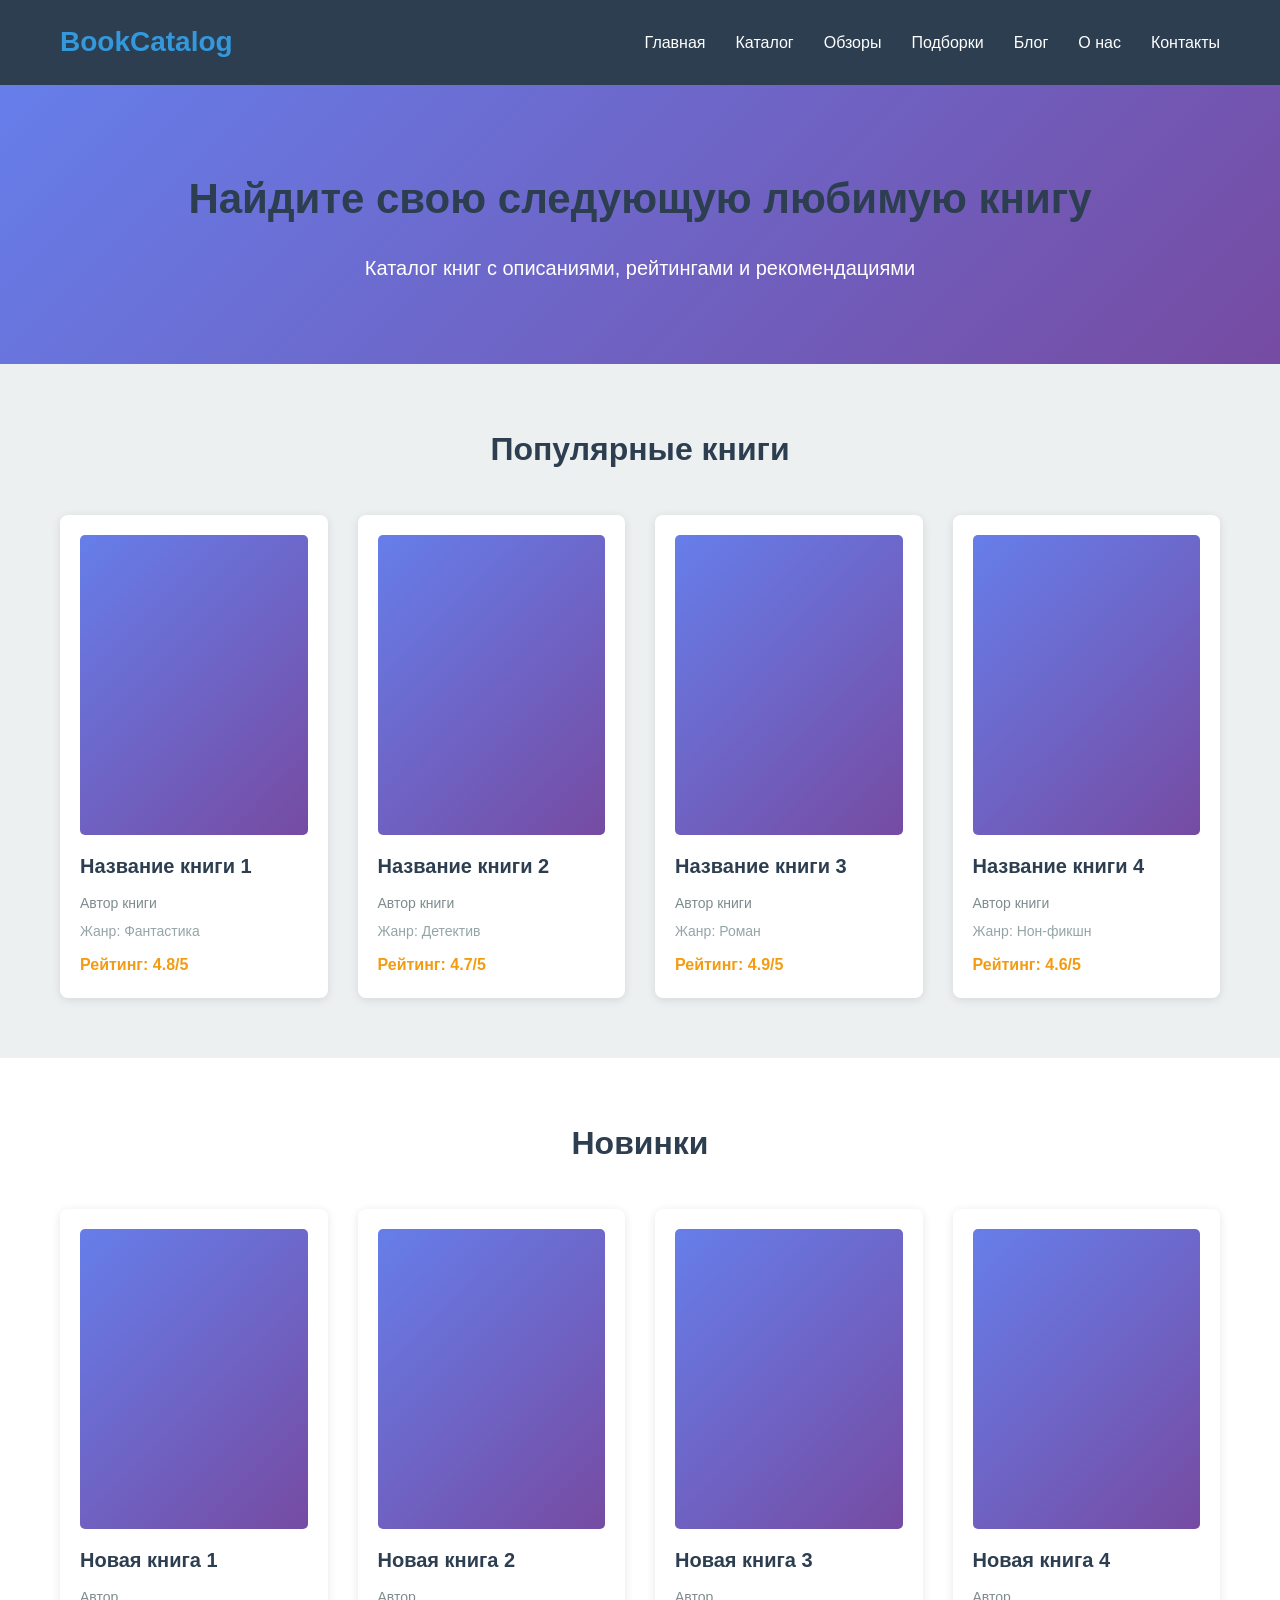
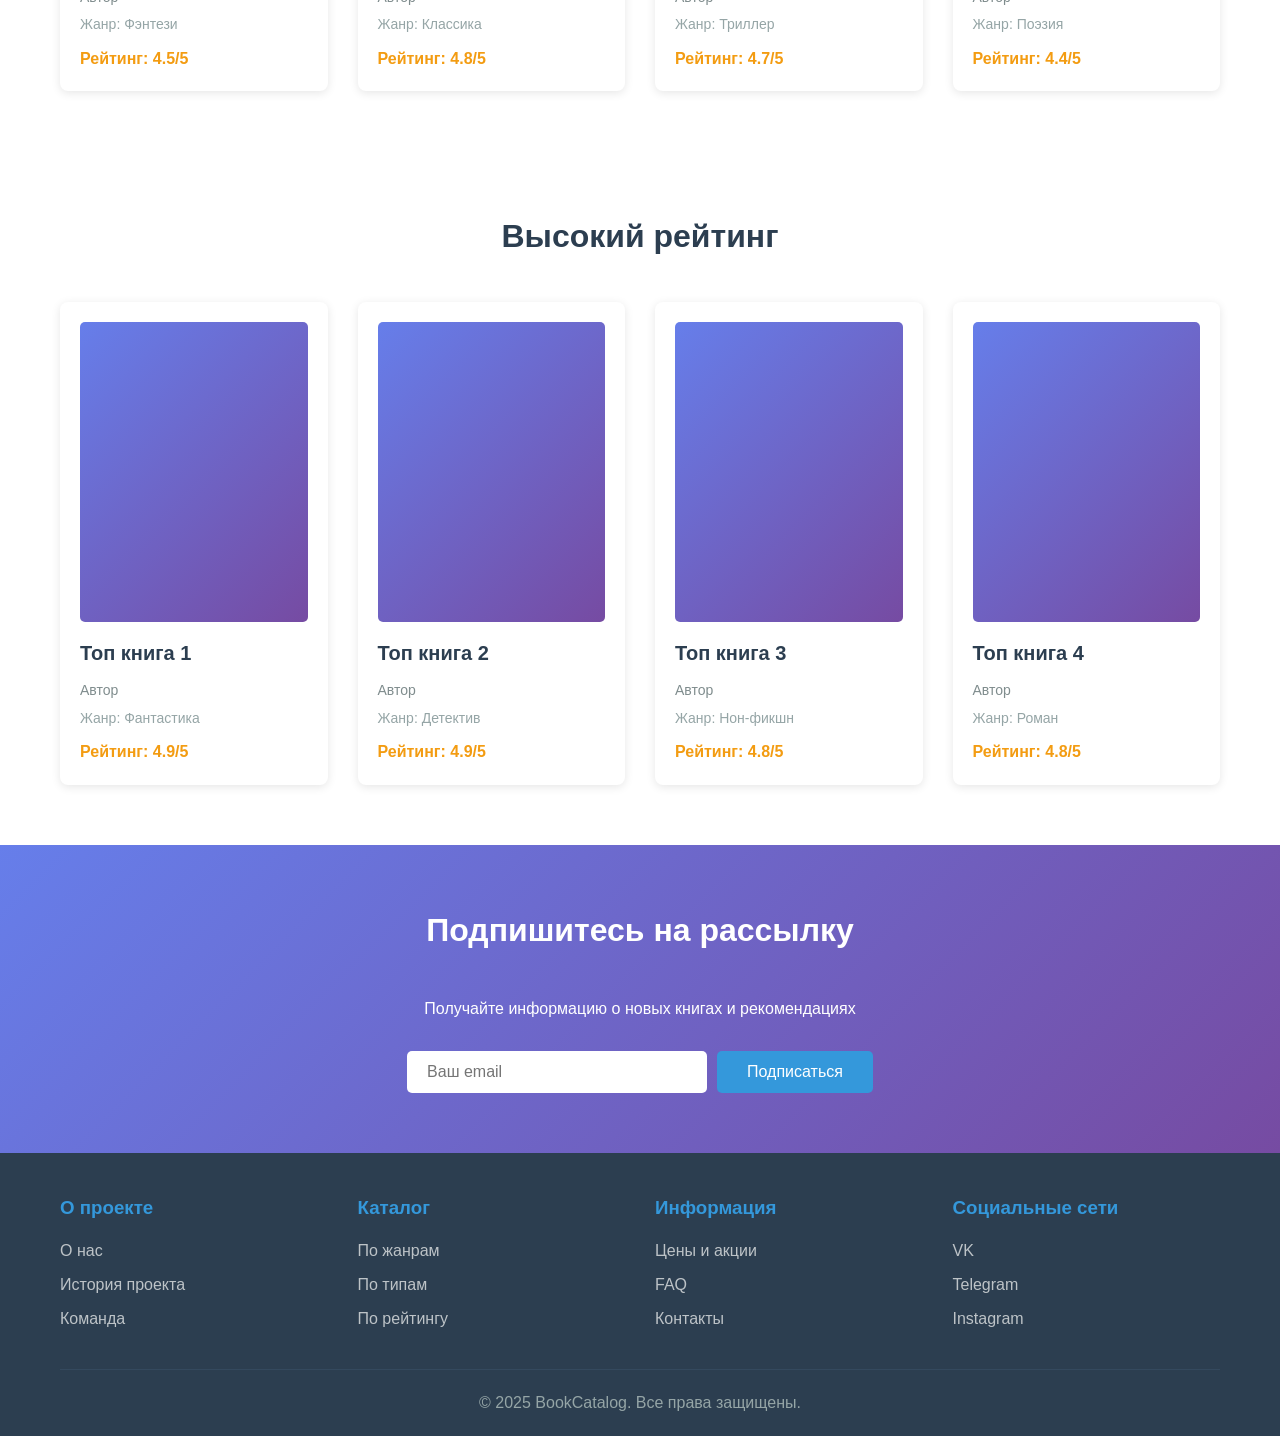
<file: index.html>
<!DOCTYPE html>
<html lang="ru">
<head>
    <meta charset="UTF-8">
    <meta name="viewport" content="width=device-width, initial-scale=1.0">
    <title>Каталог книг - рейтинги и рекомендации</title>
    <link rel="stylesheet" href="styles.css">
    <meta name="yandex-verification" content="3b0c8c7cf50a4878" />
</head>
<body>
    <header>
        <div class="container">
            <div class="logo">
                <h1>BookCatalog</h1>
            </div>
            <nav>
                <ul>
                    <li><a href="index.html">Главная</a></li>
                    <li><a href="catalog.html">Каталог</a></li>
                    <li><a href="reviews.html">Обзоры</a></li>
                    <li><a href="collections.html">Подборки</a></li>
                    <li><a href="blog.html">Блог</a></li>
                    <li><a href="about.html">О нас</a></li>
                    <li><a href="contacts.html">Контакты</a></li>
                </ul>
            </nav>
        </div>
    </header>

    <main>
        <section class="hero">
            <div class="container">
                <h2>Найдите свою следующую любимую книгу</h2>
                <p>Каталог книг с описаниями, рейтингами и рекомендациями</p>
            </div>
        </section>

        <section class="popular-books">
            <div class="container">
                <h2>Популярные книги</h2>
                <div class="books-grid">
                    <div class="book-card">
                        <div class="book-cover"></div>
                        <h3>Название книги 1</h3>
                        <p class="author">Автор книги</p>
                        <p class="genre">Жанр: Фантастика</p>
                        <div class="rating">Рейтинг: 4.8/5</div>
                    </div>
                    <div class="book-card">
                        <div class="book-cover"></div>
                        <h3>Название книги 2</h3>
                        <p class="author">Автор книги</p>
                        <p class="genre">Жанр: Детектив</p>
                        <div class="rating">Рейтинг: 4.7/5</div>
                    </div>
                    <div class="book-card">
                        <div class="book-cover"></div>
                        <h3>Название книги 3</h3>
                        <p class="author">Автор книги</p>
                        <p class="genre">Жанр: Роман</p>
                        <div class="rating">Рейтинг: 4.9/5</div>
                    </div>
                    <div class="book-card">
                        <div class="book-cover"></div>
                        <h3>Название книги 4</h3>
                        <p class="author">Автор книги</p>
                        <p class="genre">Жанр: Нон-фикшн</p>
                        <div class="rating">Рейтинг: 4.6/5</div>
                    </div>
                </div>
            </div>
        </section>

        <section class="new-releases">
            <div class="container">
                <h2>Новинки</h2>
                <div class="books-grid">
                    <div class="book-card">
                        <div class="book-cover"></div>
                        <h3>Новая книга 1</h3>
                        <p class="author">Автор</p>
                        <p class="genre">Жанр: Фэнтези</p>
                        <div class="rating">Рейтинг: 4.5/5</div>
                    </div>
                    <div class="book-card">
                        <div class="book-cover"></div>
                        <h3>Новая книга 2</h3>
                        <p class="author">Автор</p>
                        <p class="genre">Жанр: Классика</p>
                        <div class="rating">Рейтинг: 4.8/5</div>
                    </div>
                    <div class="book-card">
                        <div class="book-cover"></div>
                        <h3>Новая книга 3</h3>
                        <p class="author">Автор</p>
                        <p class="genre">Жанр: Триллер</p>
                        <div class="rating">Рейтинг: 4.7/5</div>
                    </div>
                    <div class="book-card">
                        <div class="book-cover"></div>
                        <h3>Новая книга 4</h3>
                        <p class="author">Автор</p>
                        <p class="genre">Жанр: Поэзия</p>
                        <div class="rating">Рейтинг: 4.4/5</div>
                    </div>
                </div>
            </div>
        </section>

        <section class="high-rated">
            <div class="container">
                <h2>Высокий рейтинг</h2>
                <div class="books-grid">
                    <div class="book-card">
                        <div class="book-cover"></div>
                        <h3>Топ книга 1</h3>
                        <p class="author">Автор</p>
                        <p class="genre">Жанр: Фантастика</p>
                        <div class="rating">Рейтинг: 4.9/5</div>
                    </div>
                    <div class="book-card">
                        <div class="book-cover"></div>
                        <h3>Топ книга 2</h3>
                        <p class="author">Автор</p>
                        <p class="genre">Жанр: Детектив</p>
                        <div class="rating">Рейтинг: 4.9/5</div>
                    </div>
                    <div class="book-card">
                        <div class="book-cover"></div>
                        <h3>Топ книга 3</h3>
                        <p class="author">Автор</p>
                        <p class="genre">Жанр: Нон-фикшн</p>
                        <div class="rating">Рейтинг: 4.8/5</div>
                    </div>
                    <div class="book-card">
                        <div class="book-cover"></div>
                        <h3>Топ книга 4</h3>
                        <p class="author">Автор</p>
                        <p class="genre">Жанр: Роман</p>
                        <div class="rating">Рейтинг: 4.8/5</div>
                    </div>
                </div>
            </div>
        </section>

        <section class="newsletter">
            <div class="container">
                <h2>Подпишитесь на рассылку</h2>
                <p>Получайте информацию о новых книгах и рекомендациях</p>
                <form>
                    <input type="email" placeholder="Ваш email" required>
                    <button type="submit">Подписаться</button>
                </form>
            </div>
        </section>
    </main>

    <footer>
        <div class="container">
            <div class="footer-content">
                <div class="footer-section">
                    <h3>О проекте</h3>
                    <ul>
                        <li><a href="about.html">О нас</a></li>
                        <li><a href="about.html#history">История проекта</a></li>
                        <li><a href="about.html#team">Команда</a></li>
                    </ul>
                </div>
                <div class="footer-section">
                    <h3>Каталог</h3>
                    <ul>
                        <li><a href="catalog-genre.html">По жанрам</a></li>
                        <li><a href="catalog-type.html">По типам</a></li>
                        <li><a href="catalog-rating.html">По рейтингу</a></li>
                    </ul>
                </div>
                <div class="footer-section">
                    <h3>Информация</h3>
                    <ul>
                        <li><a href="prices.html">Цены и акции</a></li>
                        <li><a href="faq.html">FAQ</a></li>
                        <li><a href="contacts.html">Контакты</a></li>
                    </ul>
                </div>
                <div class="footer-section">
                    <h3>Социальные сети</h3>
                    <ul>
                        <li><a href="#">VK</a></li>
                        <li><a href="#">Telegram</a></li>
                        <li><a href="#">Instagram</a></li>
                    </ul>
                </div>
            </div>
            <div class="footer-bottom">
                <p>&copy; 2025 BookCatalog. Все права защищены.</p>
            </div>
        </div>
    </footer>
</body>
</html>
</file>
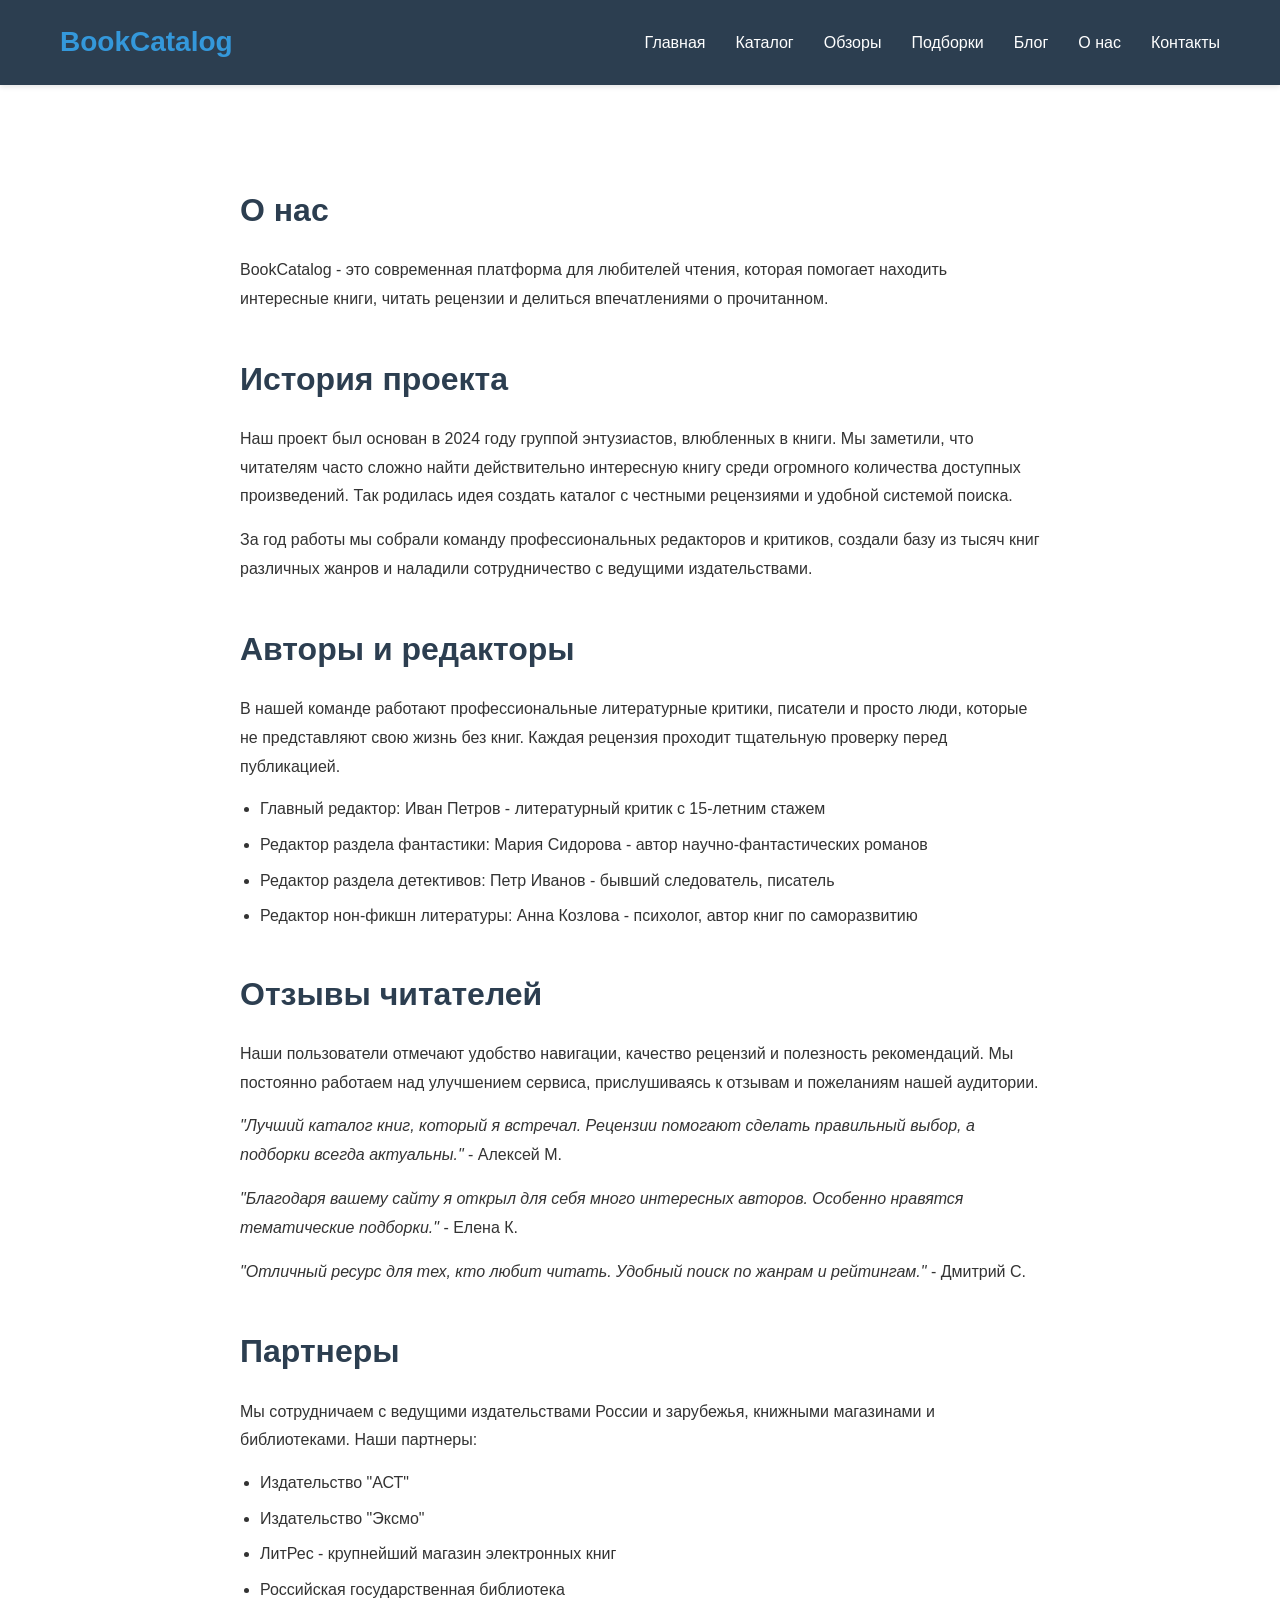
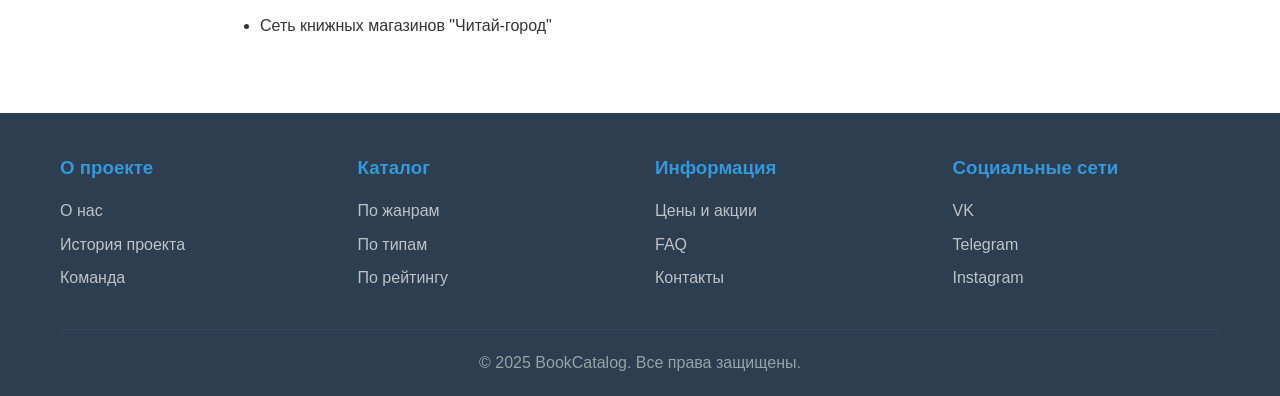
<file: about.html>
<!DOCTYPE html>
<html lang="ru">
<head>
    <meta charset="UTF-8">
    <meta name="viewport" content="width=device-width, initial-scale=1.0">
    <title>О нас - BookCatalog</title>
    <link rel="stylesheet" href="styles.css">
</head>
<body>
    <header>
        <div class="container">
            <div class="logo">
                <h1>BookCatalog</h1>
            </div>
            <nav>
                <ul>
                    <li><a href="index.html">Главная</a></li>
                    <li><a href="catalog.html">Каталог</a></li>
                    <li><a href="reviews.html">Обзоры</a></li>
                    <li><a href="collections.html">Подборки</a></li>
                    <li><a href="blog.html">Блог</a></li>
                    <li><a href="about.html">О нас</a></li>
                    <li><a href="contacts.html">Контакты</a></li>
                </ul>
            </nav>
        </div>
    </header>

    <main>
        <section>
            <div class="container">
                <div class="content-section">
                    <h2>О нас</h2>
                    <p>BookCatalog - это современная платформа для любителей чтения, которая помогает находить интересные книги, читать рецензии и делиться впечатлениями о прочитанном.</p>

                    <h2 id="history">История проекта</h2>
                    <p>Наш проект был основан в 2024 году группой энтузиастов, влюбленных в книги. Мы заметили, что читателям часто сложно найти действительно интересную книгу среди огромного количества доступных произведений. Так родилась идея создать каталог с честными рецензиями и удобной системой поиска.</p>
                    <p>За год работы мы собрали команду профессиональных редакторов и критиков, создали базу из тысяч книг различных жанров и наладили сотрудничество с ведущими издательствами.</p>

                    <h2 id="team">Авторы и редакторы</h2>
                    <p>В нашей команде работают профессиональные литературные критики, писатели и просто люди, которые не представляют свою жизнь без книг. Каждая рецензия проходит тщательную проверку перед публикацией.</p>
                    <ul>
                        <li>Главный редактор: Иван Петров - литературный критик с 15-летним стажем</li>
                        <li>Редактор раздела фантастики: Мария Сидорова - автор научно-фантастических романов</li>
                        <li>Редактор раздела детективов: Петр Иванов - бывший следователь, писатель</li>
                        <li>Редактор нон-фикшн литературы: Анна Козлова - психолог, автор книг по саморазвитию</li>
                    </ul>

                    <h2 id="reviews">Отзывы читателей</h2>
                    <p>Наши пользователи отмечают удобство навигации, качество рецензий и полезность рекомендаций. Мы постоянно работаем над улучшением сервиса, прислушиваясь к отзывам и пожеланиям нашей аудитории.</p>
                    <p><em>"Лучший каталог книг, который я встречал. Рецензии помогают сделать правильный выбор, а подборки всегда актуальны."</em> - Алексей М.</p>
                    <p><em>"Благодаря вашему сайту я открыл для себя много интересных авторов. Особенно нравятся тематические подборки."</em> - Елена К.</p>
                    <p><em>"Отличный ресурс для тех, кто любит читать. Удобный поиск по жанрам и рейтингам."</em> - Дмитрий С.</p>

                    <h2 id="partners">Партнеры</h2>
                    <p>Мы сотрудничаем с ведущими издательствами России и зарубежья, книжными магазинами и библиотеками. Наши партнеры:</p>
                    <ul>
                        <li>Издательство "АСТ"</li>
                        <li>Издательство "Эксмо"</li>
                        <li>ЛитРес - крупнейший магазин электронных книг</li>
                        <li>Российская государственная библиотека</li>
                        <li>Сеть книжных магазинов "Читай-город"</li>
                    </ul>
                </div>
            </div>
        </section>
    </main>

    <footer>
        <div class="container">
            <div class="footer-content">
                <div class="footer-section">
                    <h3>О проекте</h3>
                    <ul>
                        <li><a href="about.html">О нас</a></li>
                        <li><a href="about.html#history">История проекта</a></li>
                        <li><a href="about.html#team">Команда</a></li>
                    </ul>
                </div>
                <div class="footer-section">
                    <h3>Каталог</h3>
                    <ul>
                        <li><a href="catalog-genre.html">По жанрам</a></li>
                        <li><a href="catalog-type.html">По типам</a></li>
                        <li><a href="catalog-rating.html">По рейтингу</a></li>
                    </ul>
                </div>
                <div class="footer-section">
                    <h3>Информация</h3>
                    <ul>
                        <li><a href="prices.html">Цены и акции</a></li>
                        <li><a href="faq.html">FAQ</a></li>
                        <li><a href="contacts.html">Контакты</a></li>
                    </ul>
                </div>
                <div class="footer-section">
                    <h3>Социальные сети</h3>
                    <ul>
                        <li><a href="#">VK</a></li>
                        <li><a href="#">Telegram</a></li>
                        <li><a href="#">Instagram</a></li>
                    </ul>
                </div>
            </div>
            <div class="footer-bottom">
                <p>&copy; 2025 BookCatalog. Все права защищены.</p>
            </div>
        </div>
    </footer>
</body>
</html>
</file>
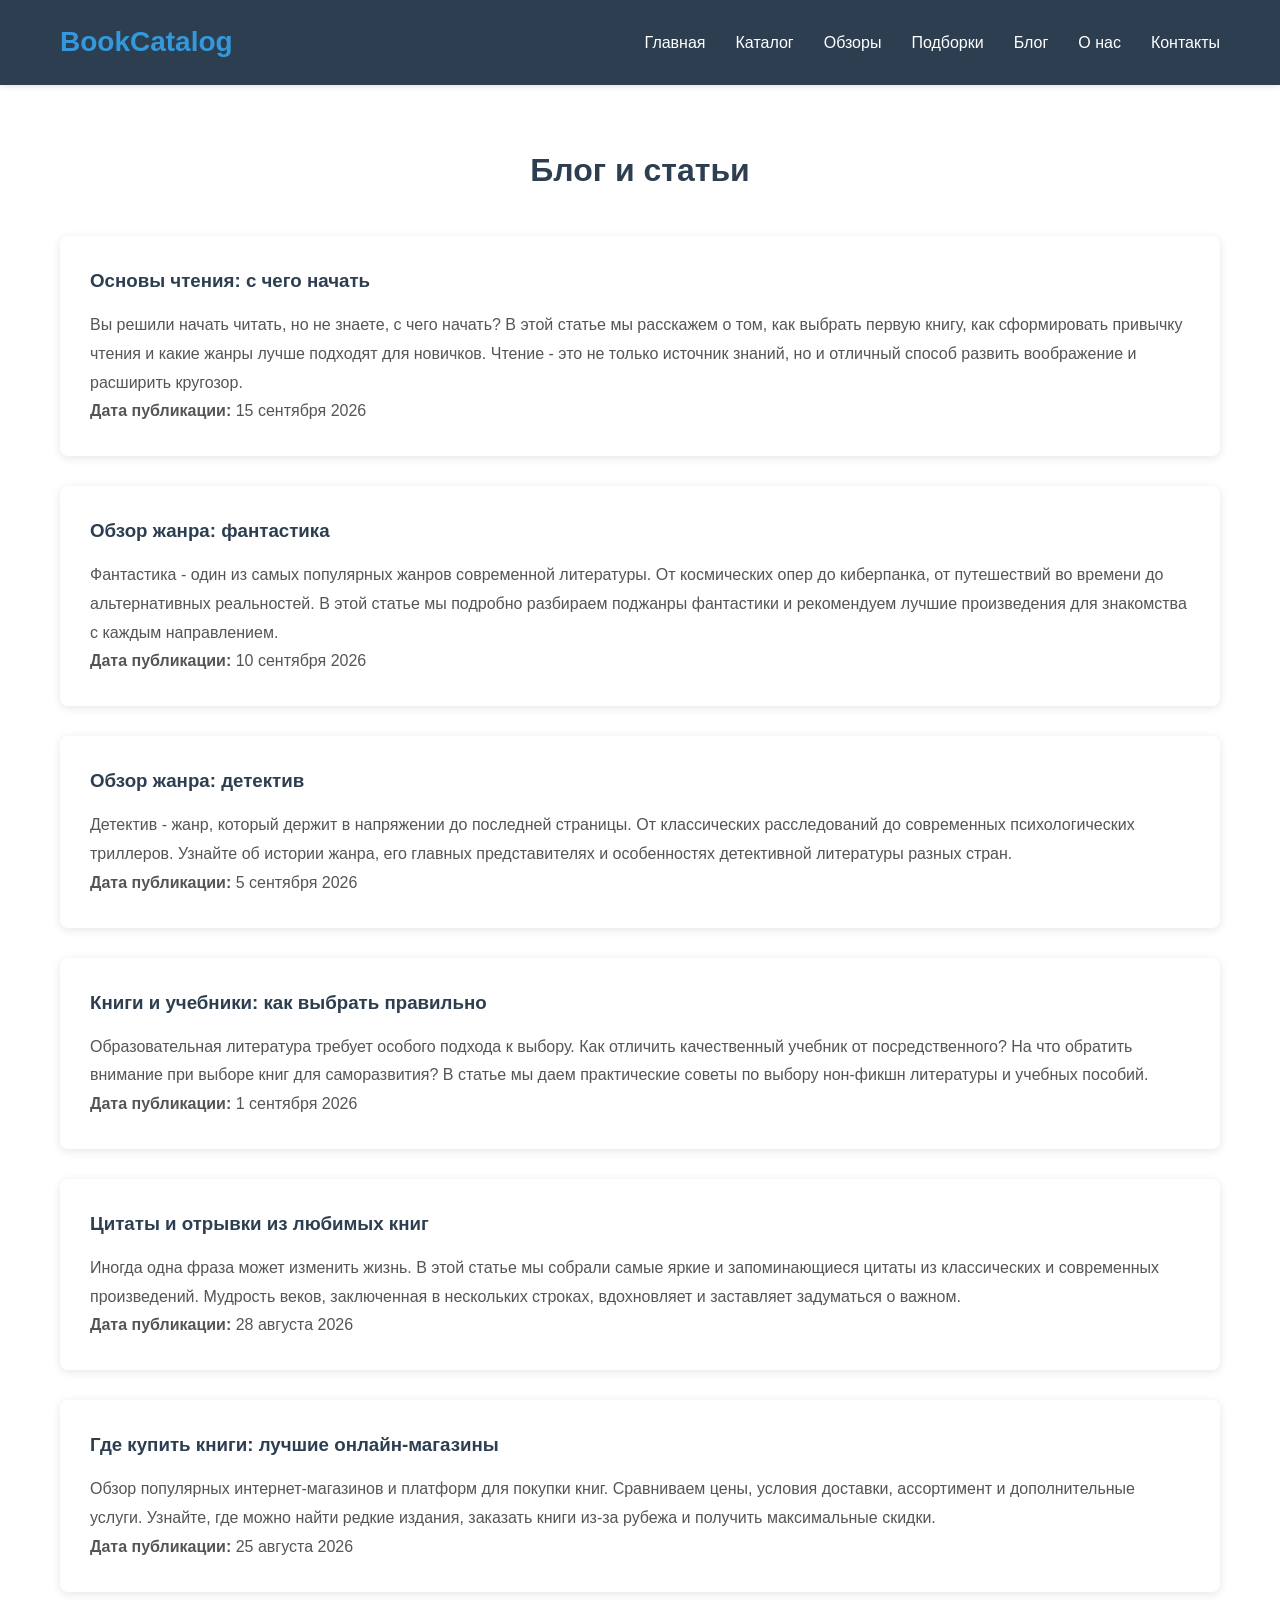
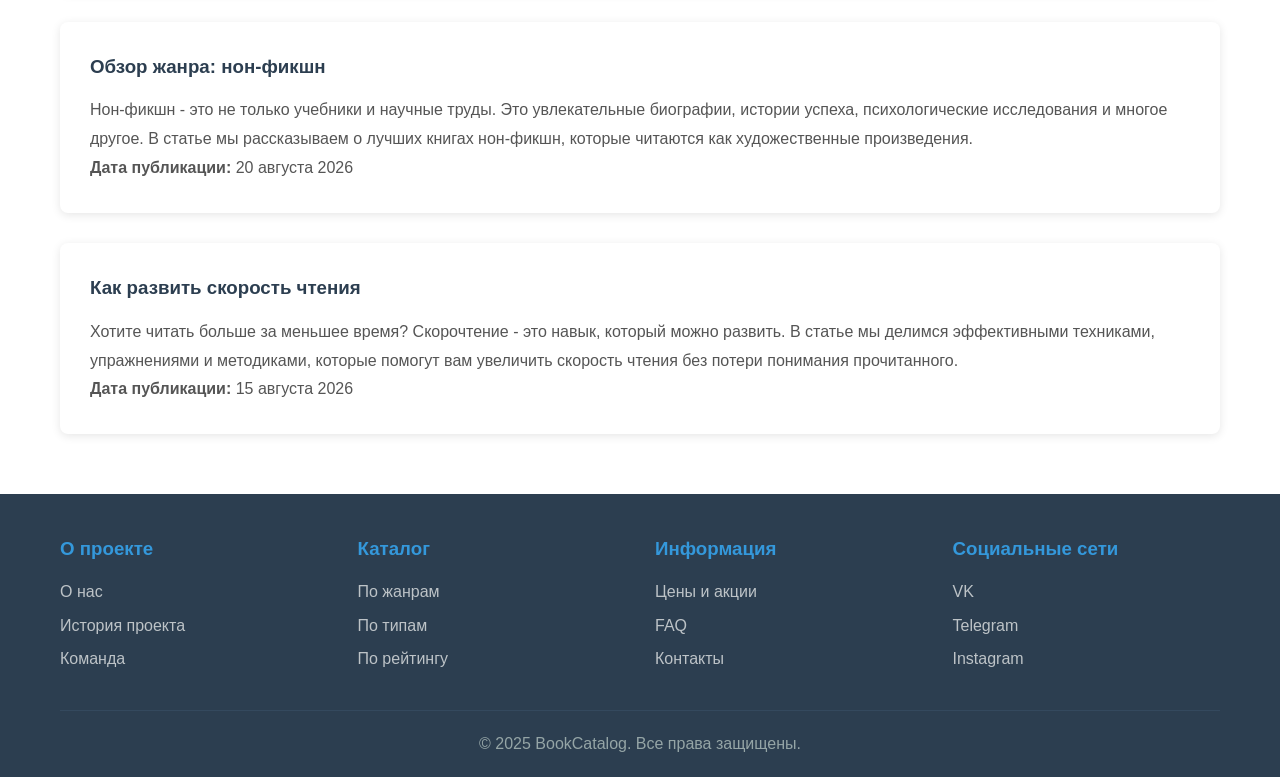
<file: blog.html>
<!DOCTYPE html>
<html lang="ru">
<head>
    <meta charset="UTF-8">
    <meta name="viewport" content="width=device-width, initial-scale=1.0">
    <title>Блог и статьи - BookCatalog</title>
    <link rel="stylesheet" href="styles.css">
</head>
<body>
    <header>
        <div class="container">
            <div class="logo">
                <h1>BookCatalog</h1>
            </div>
            <nav>
                <ul>
                    <li><a href="index.html">Главная</a></li>
                    <li><a href="catalog.html">Каталог</a></li>
                    <li><a href="reviews.html">Обзоры</a></li>
                    <li><a href="collections.html">Подборки</a></li>
                    <li><a href="blog.html">Блог</a></li>
                    <li><a href="about.html">О нас</a></li>
                    <li><a href="contacts.html">Контакты</a></li>
                </ul>
            </nav>
        </div>
    </header>

    <main>
        <section>
            <div class="container">
                <h2>Блог и статьи</h2>

                <div class="articles-list">
                    <div class="article-item">
                        <h3>Основы чтения: с чего начать</h3>
                        <p>Вы решили начать читать, но не знаете, с чего начать? В этой статье мы расскажем о том, как выбрать первую книгу, как сформировать привычку чтения и какие жанры лучше подходят для новичков. Чтение - это не только источник знаний, но и отличный способ развить воображение и расширить кругозор.</p>
                        <p><strong>Дата публикации:</strong> 15 сентября 2026</p>
                    </div>

                    <div class="article-item">
                        <h3>Обзор жанра: фантастика</h3>
                        <p>Фантастика - один из самых популярных жанров современной литературы. От космических опер до киберпанка, от путешествий во времени до альтернативных реальностей. В этой статье мы подробно разбираем поджанры фантастики и рекомендуем лучшие произведения для знакомства с каждым направлением.</p>
                        <p><strong>Дата публикации:</strong> 10 сентября 2026</p>
                    </div>

                    <div class="article-item">
                        <h3>Обзор жанра: детектив</h3>
                        <p>Детектив - жанр, который держит в напряжении до последней страницы. От классических расследований до современных психологических триллеров. Узнайте об истории жанра, его главных представителях и особенностях детективной литературы разных стран.</p>
                        <p><strong>Дата публикации:</strong> 5 сентября 2026</p>
                    </div>

                    <div class="article-item">
                        <h3>Книги и учебники: как выбрать правильно</h3>
                        <p>Образовательная литература требует особого подхода к выбору. Как отличить качественный учебник от посредственного? На что обратить внимание при выборе книг для саморазвития? В статье мы даем практические советы по выбору нон-фикшн литературы и учебных пособий.</p>
                        <p><strong>Дата публикации:</strong> 1 сентября 2026</p>
                    </div>

                    <div class="article-item">
                        <h3>Цитаты и отрывки из любимых книг</h3>
                        <p>Иногда одна фраза может изменить жизнь. В этой статье мы собрали самые яркие и запоминающиеся цитаты из классических и современных произведений. Мудрость веков, заключенная в нескольких строках, вдохновляет и заставляет задуматься о важном.</p>
                        <p><strong>Дата публикации:</strong> 28 августа 2026</p>
                    </div>

                    <div class="article-item">
                        <h3>Где купить книги: лучшие онлайн-магазины</h3>
                        <p>Обзор популярных интернет-магазинов и платформ для покупки книг. Сравниваем цены, условия доставки, ассортимент и дополнительные услуги. Узнайте, где можно найти редкие издания, заказать книги из-за рубежа и получить максимальные скидки.</p>
                        <p><strong>Дата публикации:</strong> 25 августа 2026</p>
                    </div>

                    <div class="article-item">
                        <h3>Обзор жанра: нон-фикшн</h3>
                        <p>Нон-фикшн - это не только учебники и научные труды. Это увлекательные биографии, истории успеха, психологические исследования и многое другое. В статье мы рассказываем о лучших книгах нон-фикшн, которые читаются как художественные произведения.</p>
                        <p><strong>Дата публикации:</strong> 20 августа 2026</p>
                    </div>

                    <div class="article-item">
                        <h3>Как развить скорость чтения</h3>
                        <p>Хотите читать больше за меньшее время? Скорочтение - это навык, который можно развить. В статье мы делимся эффективными техниками, упражнениями и методиками, которые помогут вам увеличить скорость чтения без потери понимания прочитанного.</p>
                        <p><strong>Дата публикации:</strong> 15 августа 2026</p>
                    </div>
                </div>
            </div>
        </section>
    </main>

    <footer>
        <div class="container">
            <div class="footer-content">
                <div class="footer-section">
                    <h3>О проекте</h3>
                    <ul>
                        <li><a href="about.html">О нас</a></li>
                        <li><a href="about.html#history">История проекта</a></li>
                        <li><a href="about.html#team">Команда</a></li>
                    </ul>
                </div>
                <div class="footer-section">
                    <h3>Каталог</h3>
                    <ul>
                        <li><a href="catalog-genre.html">По жанрам</a></li>
                        <li><a href="catalog-type.html">По типам</a></li>
                        <li><a href="catalog-rating.html">По рейтингу</a></li>
                    </ul>
                </div>
                <div class="footer-section">
                    <h3>Информация</h3>
                    <ul>
                        <li><a href="prices.html">Цены и акции</a></li>
                        <li><a href="faq.html">FAQ</a></li>
                        <li><a href="contacts.html">Контакты</a></li>
                    </ul>
                </div>
                <div class="footer-section">
                    <h3>Социальные сети</h3>
                    <ul>
                        <li><a href="#">VK</a></li>
                        <li><a href="#">Telegram</a></li>
                        <li><a href="#">Instagram</a></li>
                    </ul>
                </div>
            </div>
            <div class="footer-bottom">
                <p>&copy; 2025 BookCatalog. Все права защищены.</p>
            </div>
        </div>
    </footer>
</body>
</html>
</file>
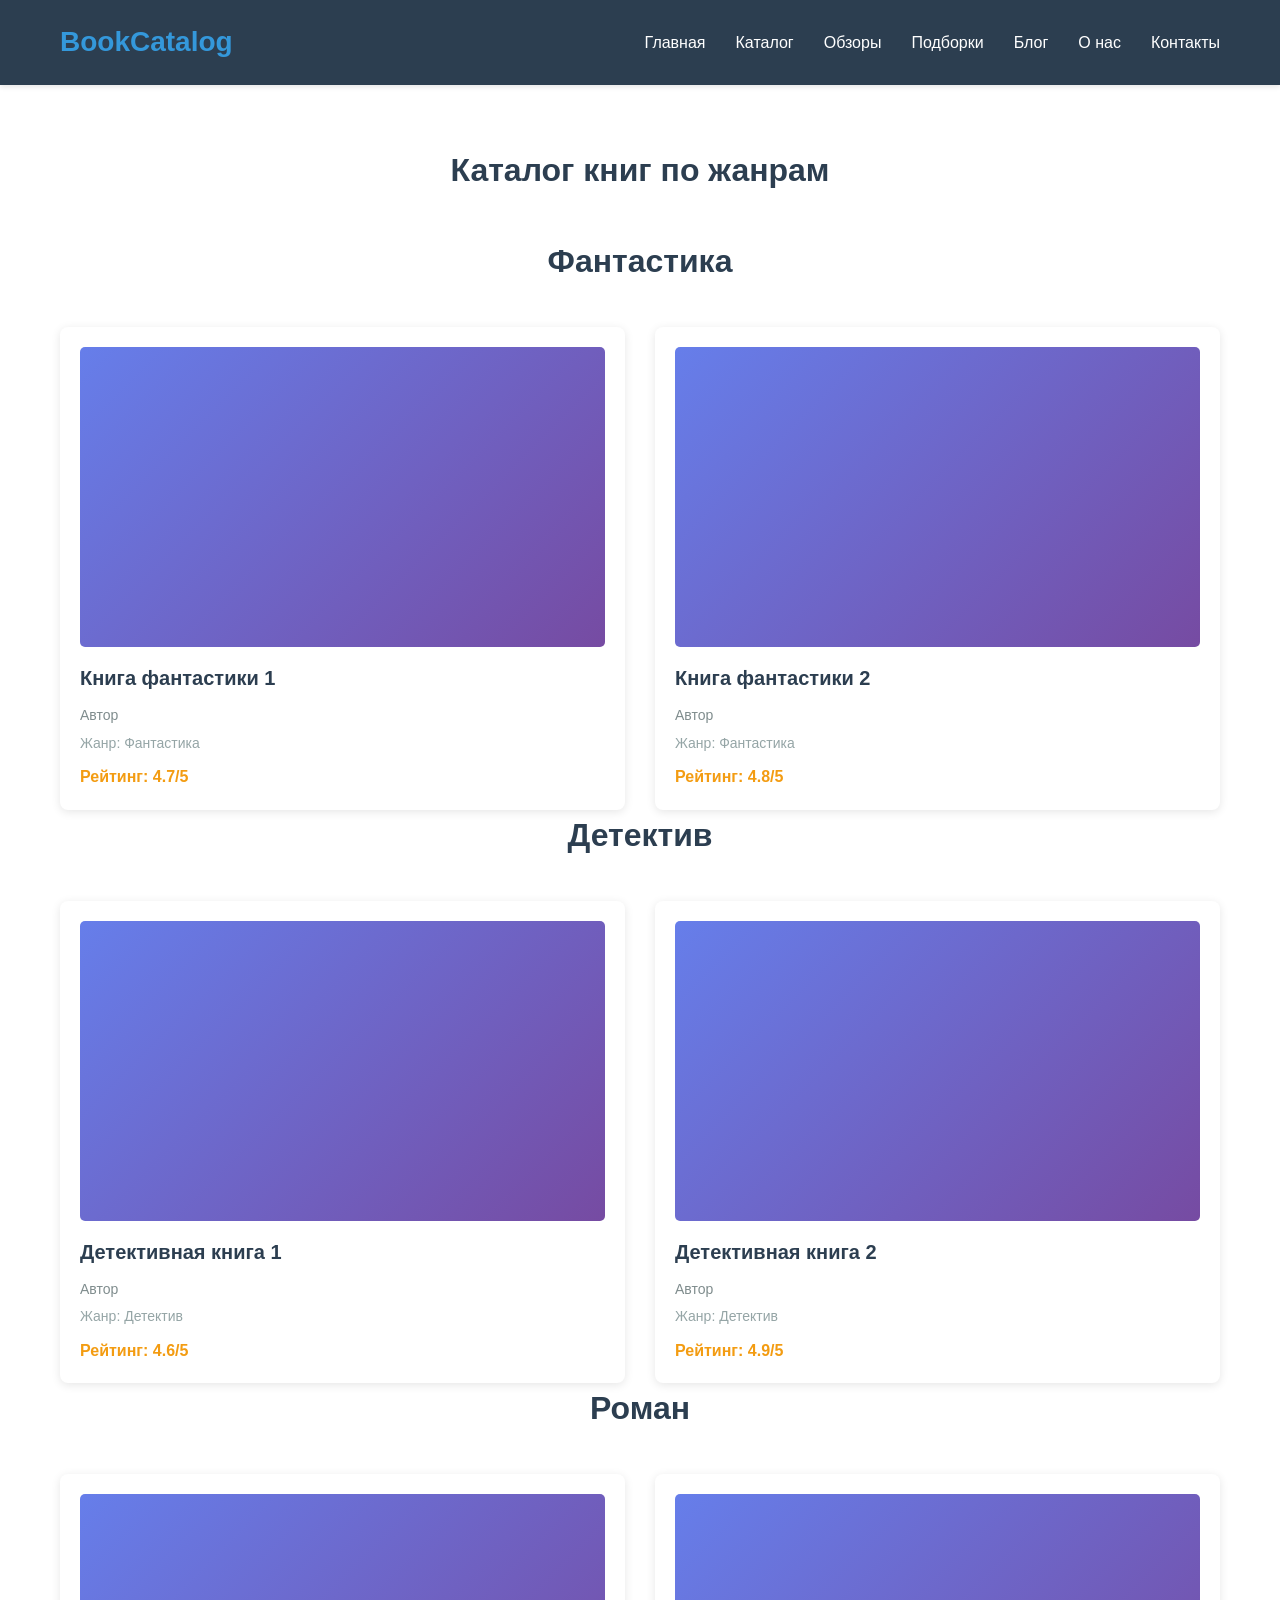
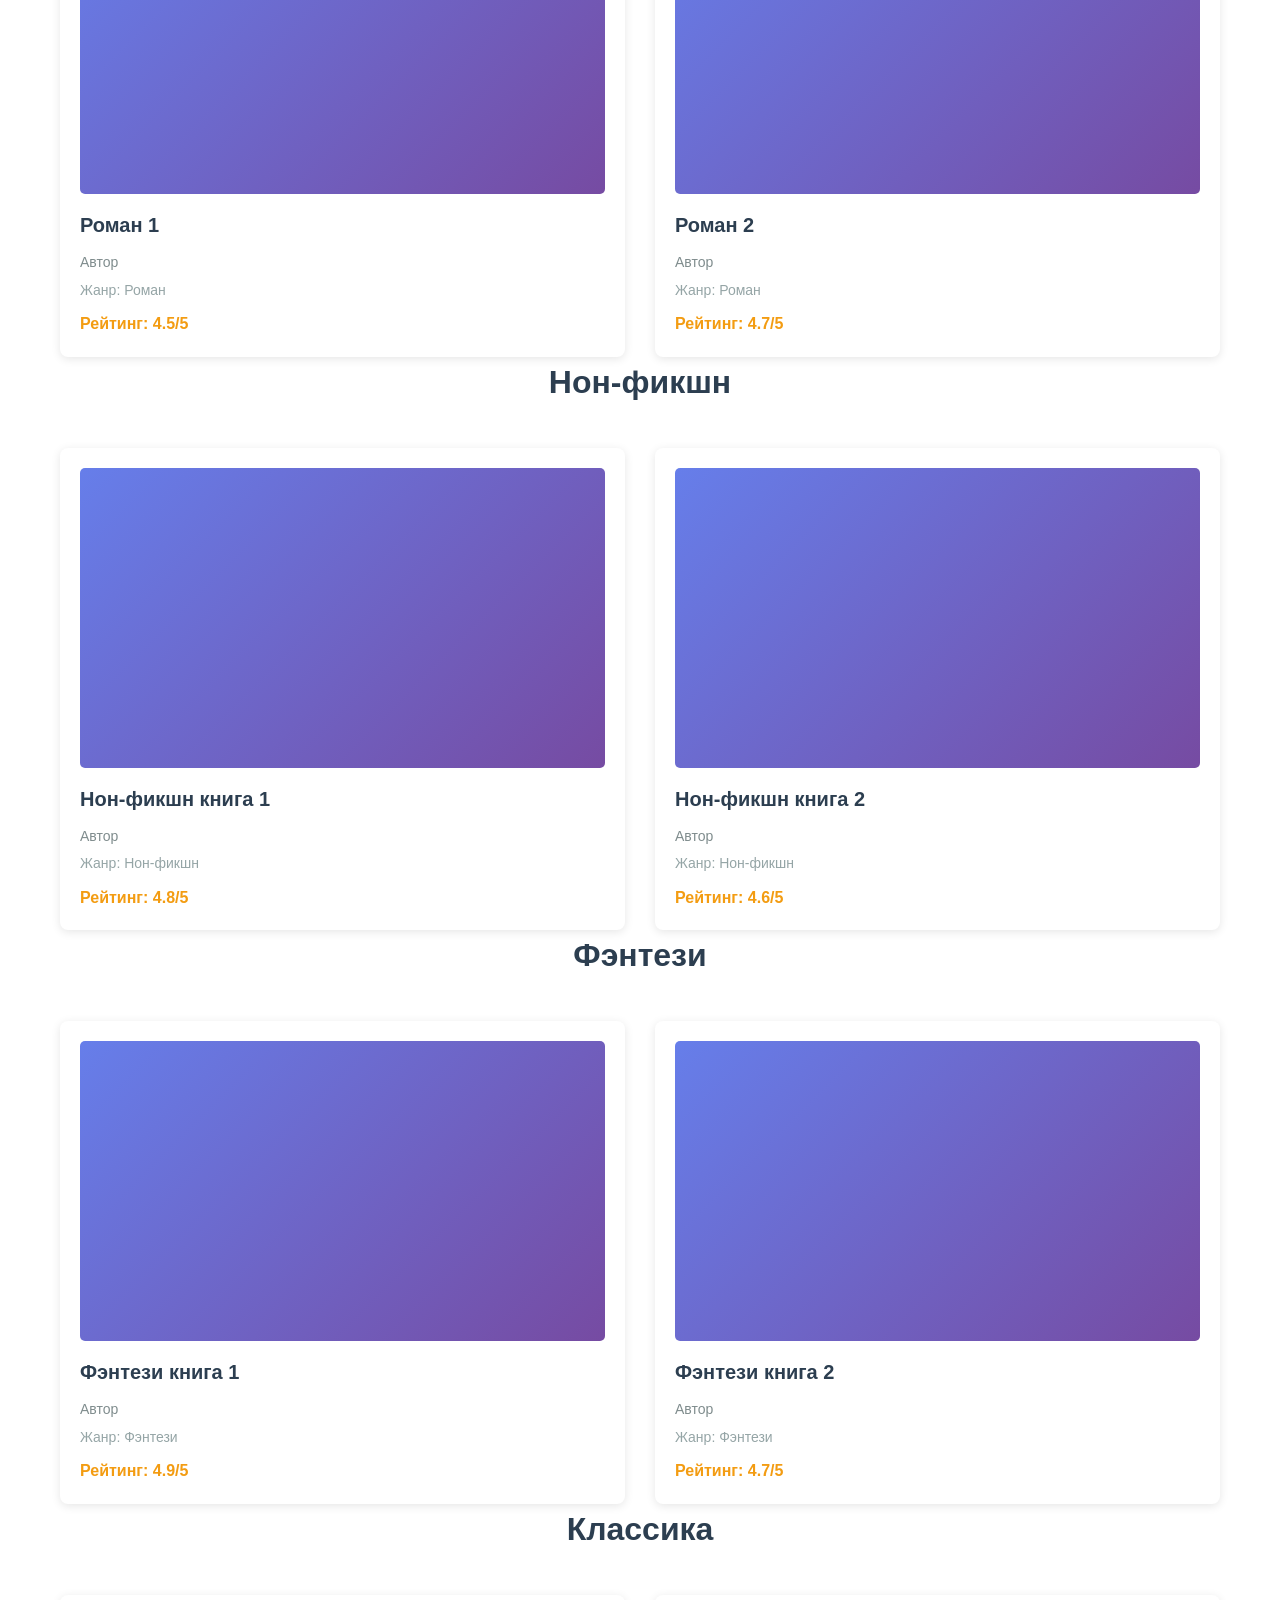
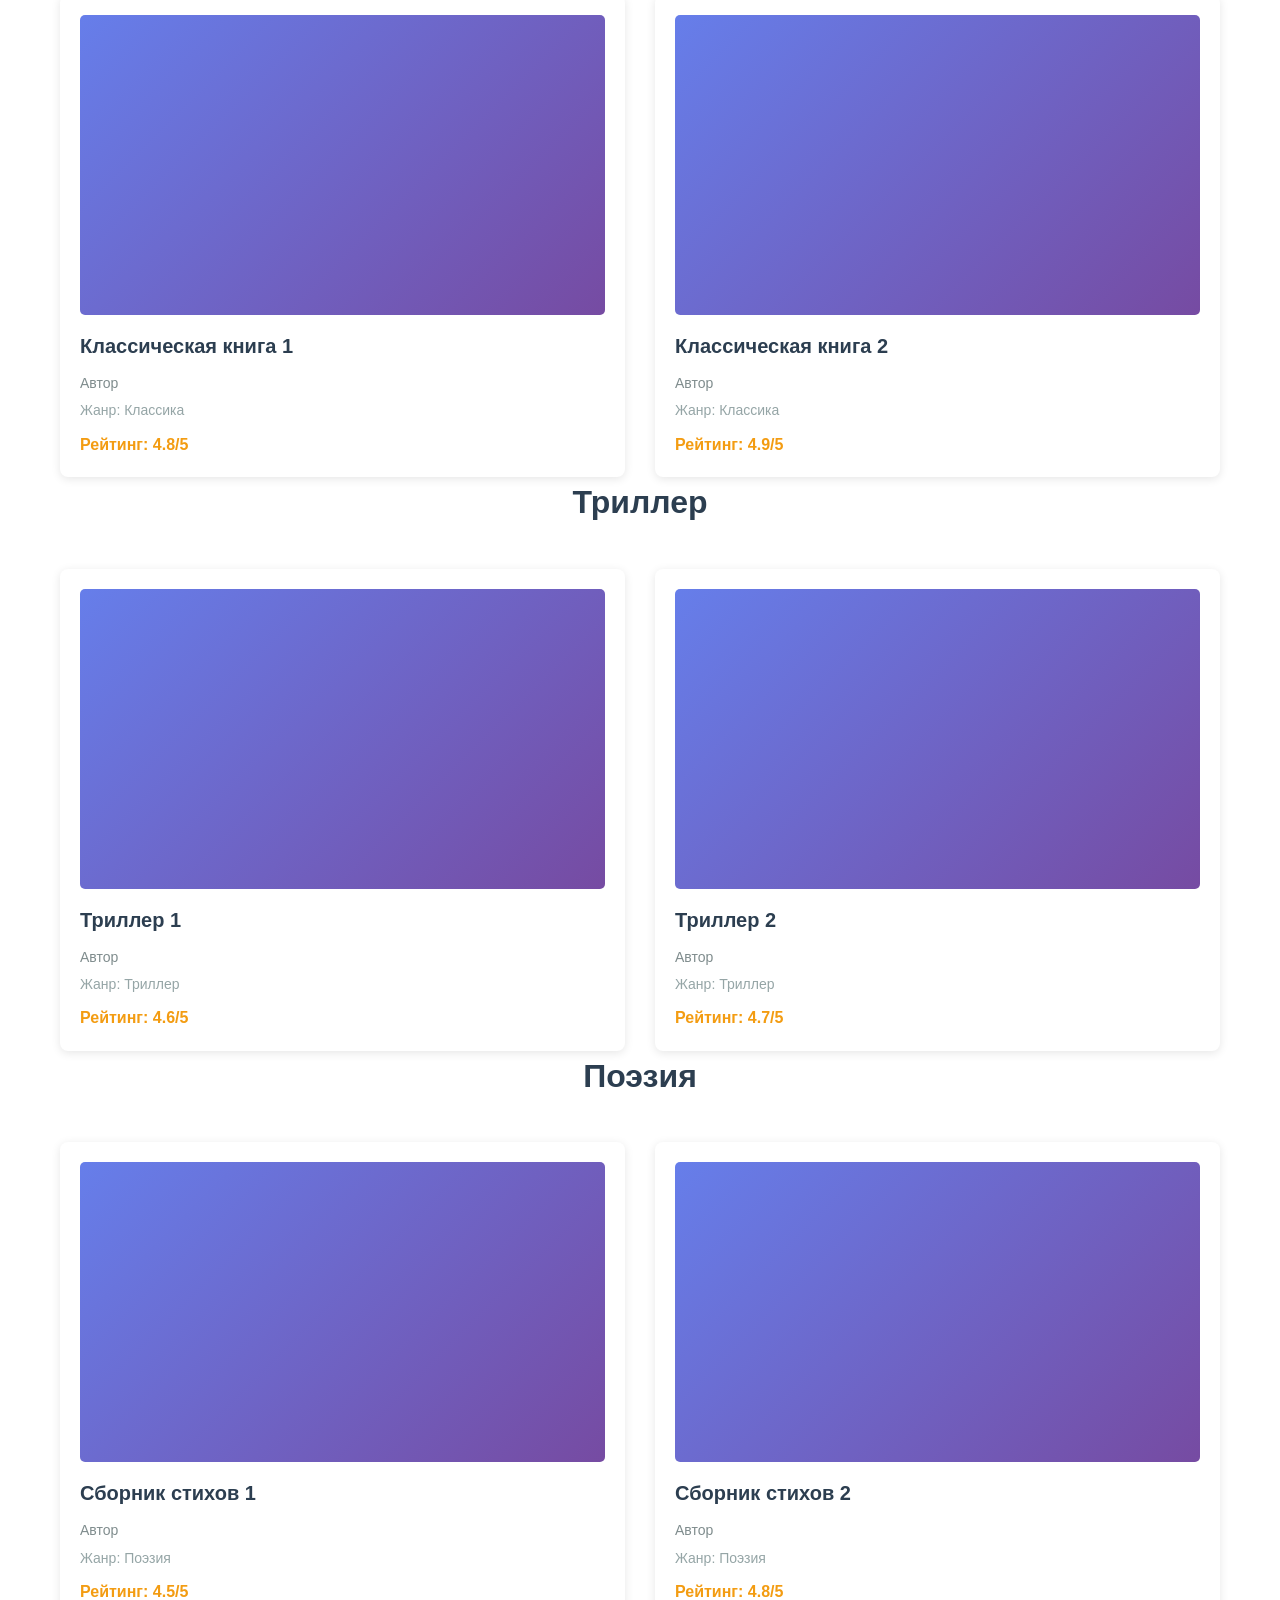
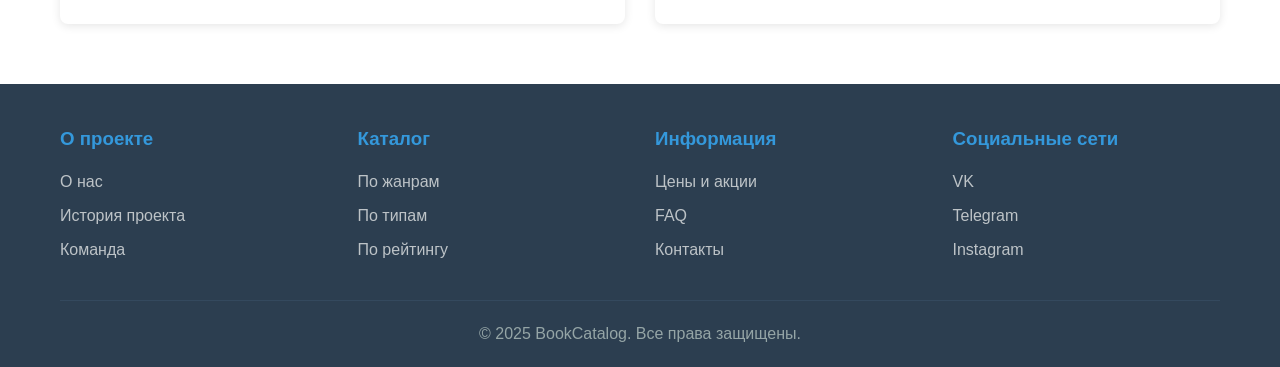
<file: catalog-genre.html>
<!DOCTYPE html>
<html lang="ru">
<head>
    <meta charset="UTF-8">
    <meta name="viewport" content="width=device-width, initial-scale=1.0">
    <title>Каталог книг по жанрам - BookCatalog</title>
    <link rel="stylesheet" href="styles.css">
</head>
<body>
    <header>
        <div class="container">
            <div class="logo">
                <h1>BookCatalog</h1>
            </div>
            <nav>
                <ul>
                    <li><a href="index.html">Главная</a></li>
                    <li><a href="catalog.html">Каталог</a></li>
                    <li><a href="reviews.html">Обзоры</a></li>
                    <li><a href="collections.html">Подборки</a></li>
                    <li><a href="blog.html">Блог</a></li>
                    <li><a href="about.html">О нас</a></li>
                    <li><a href="contacts.html">Контакты</a></li>
                </ul>
            </nav>
        </div>
    </header>

    <main>
        <section>
            <div class="container">
                <h2>Каталог книг по жанрам</h2>

                <div id="fantasy">
                    <h2>Фантастика</h2>
                    <div class="books-grid">
                        <div class="book-card">
                            <div class="book-cover"></div>
                            <h3>Книга фантастики 1</h3>
                            <p class="author">Автор</p>
                            <p class="genre">Жанр: Фантастика</p>
                            <div class="rating">Рейтинг: 4.7/5</div>
                        </div>
                        <div class="book-card">
                            <div class="book-cover"></div>
                            <h3>Книга фантастики 2</h3>
                            <p class="author">Автор</p>
                            <p class="genre">Жанр: Фантастика</p>
                            <div class="rating">Рейтинг: 4.8/5</div>
                        </div>
                    </div>
                </div>

                <div id="detective">
                    <h2>Детектив</h2>
                    <div class="books-grid">
                        <div class="book-card">
                            <div class="book-cover"></div>
                            <h3>Детективная книга 1</h3>
                            <p class="author">Автор</p>
                            <p class="genre">Жанр: Детектив</p>
                            <div class="rating">Рейтинг: 4.6/5</div>
                        </div>
                        <div class="book-card">
                            <div class="book-cover"></div>
                            <h3>Детективная книга 2</h3>
                            <p class="author">Автор</p>
                            <p class="genre">Жанр: Детектив</p>
                            <div class="rating">Рейтинг: 4.9/5</div>
                        </div>
                    </div>
                </div>

                <div id="romance">
                    <h2>Роман</h2>
                    <div class="books-grid">
                        <div class="book-card">
                            <div class="book-cover"></div>
                            <h3>Роман 1</h3>
                            <p class="author">Автор</p>
                            <p class="genre">Жанр: Роман</p>
                            <div class="rating">Рейтинг: 4.5/5</div>
                        </div>
                        <div class="book-card">
                            <div class="book-cover"></div>
                            <h3>Роман 2</h3>
                            <p class="author">Автор</p>
                            <p class="genre">Жанр: Роман</p>
                            <div class="rating">Рейтинг: 4.7/5</div>
                        </div>
                    </div>
                </div>

                <div id="nonfiction">
                    <h2>Нон-фикшн</h2>
                    <div class="books-grid">
                        <div class="book-card">
                            <div class="book-cover"></div>
                            <h3>Нон-фикшн книга 1</h3>
                            <p class="author">Автор</p>
                            <p class="genre">Жанр: Нон-фикшн</p>
                            <div class="rating">Рейтинг: 4.8/5</div>
                        </div>
                        <div class="book-card">
                            <div class="book-cover"></div>
                            <h3>Нон-фикшн книга 2</h3>
                            <p class="author">Автор</p>
                            <p class="genre">Жанр: Нон-фикшн</p>
                            <div class="rating">Рейтинг: 4.6/5</div>
                        </div>
                    </div>
                </div>

                <div id="fantasy2">
                    <h2>Фэнтези</h2>
                    <div class="books-grid">
                        <div class="book-card">
                            <div class="book-cover"></div>
                            <h3>Фэнтези книга 1</h3>
                            <p class="author">Автор</p>
                            <p class="genre">Жанр: Фэнтези</p>
                            <div class="rating">Рейтинг: 4.9/5</div>
                        </div>
                        <div class="book-card">
                            <div class="book-cover"></div>
                            <h3>Фэнтези книга 2</h3>
                            <p class="author">Автор</p>
                            <p class="genre">Жанр: Фэнтези</p>
                            <div class="rating">Рейтинг: 4.7/5</div>
                        </div>
                    </div>
                </div>

                <div id="classic">
                    <h2>Классика</h2>
                    <div class="books-grid">
                        <div class="book-card">
                            <div class="book-cover"></div>
                            <h3>Классическая книга 1</h3>
                            <p class="author">Автор</p>
                            <p class="genre">Жанр: Классика</p>
                            <div class="rating">Рейтинг: 4.8/5</div>
                        </div>
                        <div class="book-card">
                            <div class="book-cover"></div>
                            <h3>Классическая книга 2</h3>
                            <p class="author">Автор</p>
                            <p class="genre">Жанр: Классика</p>
                            <div class="rating">Рейтинг: 4.9/5</div>
                        </div>
                    </div>
                </div>

                <div id="thriller">
                    <h2>Триллер</h2>
                    <div class="books-grid">
                        <div class="book-card">
                            <div class="book-cover"></div>
                            <h3>Триллер 1</h3>
                            <p class="author">Автор</p>
                            <p class="genre">Жанр: Триллер</p>
                            <div class="rating">Рейтинг: 4.6/5</div>
                        </div>
                        <div class="book-card">
                            <div class="book-cover"></div>
                            <h3>Триллер 2</h3>
                            <p class="author">Автор</p>
                            <p class="genre">Жанр: Триллер</p>
                            <div class="rating">Рейтинг: 4.7/5</div>
                        </div>
                    </div>
                </div>

                <div id="poetry">
                    <h2>Поэзия</h2>
                    <div class="books-grid">
                        <div class="book-card">
                            <div class="book-cover"></div>
                            <h3>Сборник стихов 1</h3>
                            <p class="author">Автор</p>
                            <p class="genre">Жанр: Поэзия</p>
                            <div class="rating">Рейтинг: 4.5/5</div>
                        </div>
                        <div class="book-card">
                            <div class="book-cover"></div>
                            <h3>Сборник стихов 2</h3>
                            <p class="author">Автор</p>
                            <p class="genre">Жанр: Поэзия</p>
                            <div class="rating">Рейтинг: 4.8/5</div>
                        </div>
                    </div>
                </div>
            </div>
        </section>
    </main>

    <footer>
        <div class="container">
            <div class="footer-content">
                <div class="footer-section">
                    <h3>О проекте</h3>
                    <ul>
                        <li><a href="about.html">О нас</a></li>
                        <li><a href="about.html#history">История проекта</a></li>
                        <li><a href="about.html#team">Команда</a></li>
                    </ul>
                </div>
                <div class="footer-section">
                    <h3>Каталог</h3>
                    <ul>
                        <li><a href="catalog-genre.html">По жанрам</a></li>
                        <li><a href="catalog-type.html">По типам</a></li>
                        <li><a href="catalog-rating.html">По рейтингу</a></li>
                    </ul>
                </div>
                <div class="footer-section">
                    <h3>Информация</h3>
                    <ul>
                        <li><a href="prices.html">Цены и акции</a></li>
                        <li><a href="faq.html">FAQ</a></li>
                        <li><a href="contacts.html">Контакты</a></li>
                    </ul>
                </div>
                <div class="footer-section">
                    <h3>Социальные сети</h3>
                    <ul>
                        <li><a href="#">VK</a></li>
                        <li><a href="#">Telegram</a></li>
                        <li><a href="#">Instagram</a></li>
                    </ul>
                </div>
            </div>
            <div class="footer-bottom">
                <p>&copy; 2025 BookCatalog. Все права защищены.</p>
            </div>
        </div>
    </footer>
</body>
</html>
</file>
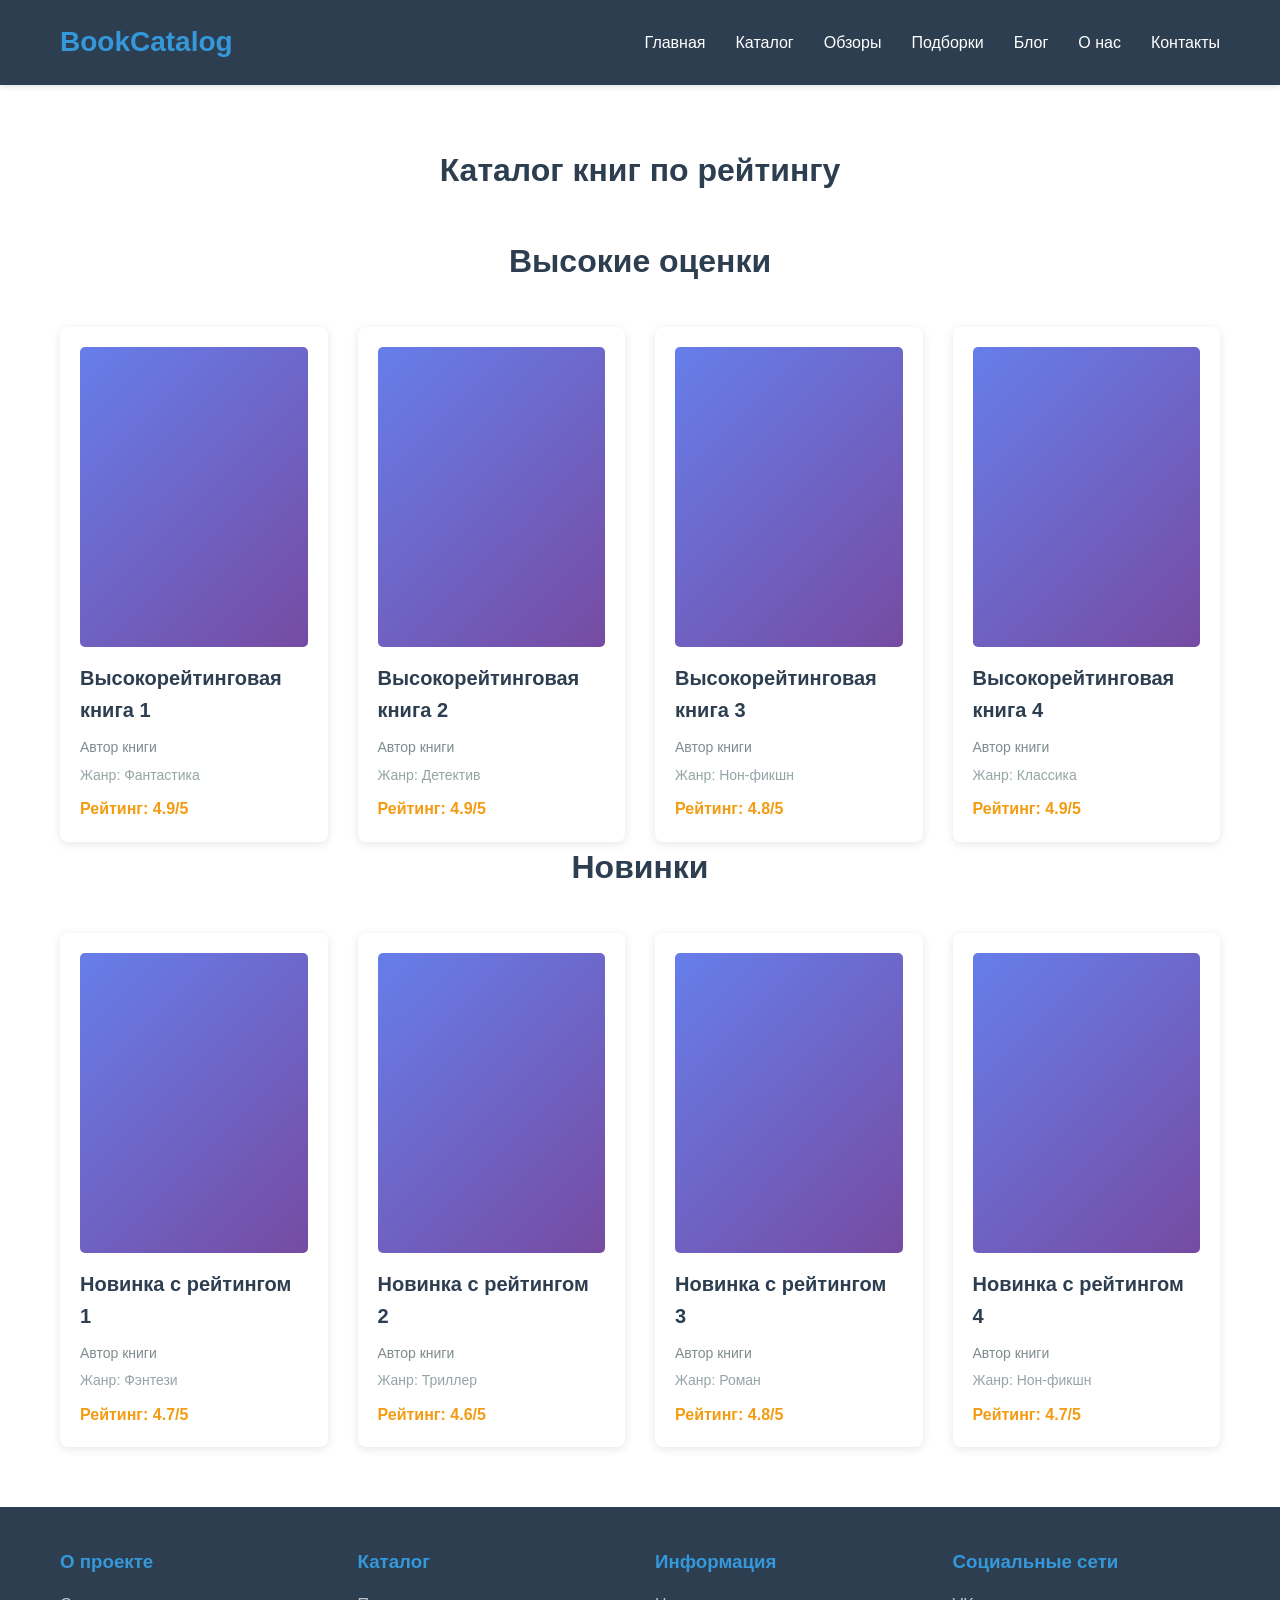
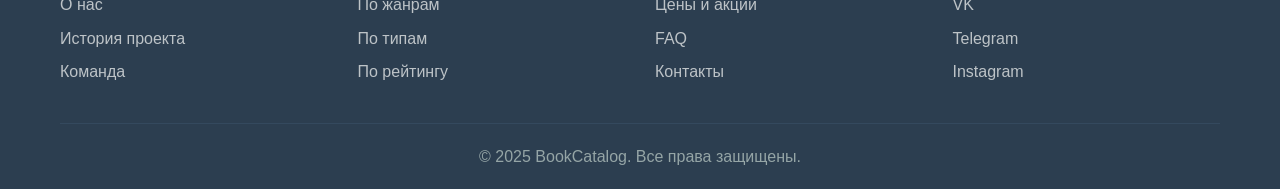
<file: catalog-rating.html>
<!DOCTYPE html>
<html lang="ru">
<head>
    <meta charset="UTF-8">
    <meta name="viewport" content="width=device-width, initial-scale=1.0">
    <title>Каталог книг по рейтингу - BookCatalog</title>
    <link rel="stylesheet" href="styles.css">
</head>
<body>
    <header>
        <div class="container">
            <div class="logo">
                <h1>BookCatalog</h1>
            </div>
            <nav>
                <ul>
                    <li><a href="index.html">Главная</a></li>
                    <li><a href="catalog.html">Каталог</a></li>
                    <li><a href="reviews.html">Обзоры</a></li>
                    <li><a href="collections.html">Подборки</a></li>
                    <li><a href="blog.html">Блог</a></li>
                    <li><a href="about.html">О нас</a></li>
                    <li><a href="contacts.html">Контакты</a></li>
                </ul>
            </nav>
        </div>
    </header>

    <main>
        <section>
            <div class="container">
                <h2>Каталог книг по рейтингу</h2>

                <div id="high">
                    <h2>Высокие оценки</h2>
                    <div class="books-grid">
                        <div class="book-card">
                            <div class="book-cover"></div>
                            <h3>Высокорейтинговая книга 1</h3>
                            <p class="author">Автор книги</p>
                            <p class="genre">Жанр: Фантастика</p>
                            <div class="rating">Рейтинг: 4.9/5</div>
                        </div>
                        <div class="book-card">
                            <div class="book-cover"></div>
                            <h3>Высокорейтинговая книга 2</h3>
                            <p class="author">Автор книги</p>
                            <p class="genre">Жанр: Детектив</p>
                            <div class="rating">Рейтинг: 4.9/5</div>
                        </div>
                        <div class="book-card">
                            <div class="book-cover"></div>
                            <h3>Высокорейтинговая книга 3</h3>
                            <p class="author">Автор книги</p>
                            <p class="genre">Жанр: Нон-фикшн</p>
                            <div class="rating">Рейтинг: 4.8/5</div>
                        </div>
                        <div class="book-card">
                            <div class="book-cover"></div>
                            <h3>Высокорейтинговая книга 4</h3>
                            <p class="author">Автор книги</p>
                            <p class="genre">Жанр: Классика</p>
                            <div class="rating">Рейтинг: 4.9/5</div>
                        </div>
                    </div>
                </div>

                <div id="new">
                    <h2>Новинки</h2>
                    <div class="books-grid">
                        <div class="book-card">
                            <div class="book-cover"></div>
                            <h3>Новинка с рейтингом 1</h3>
                            <p class="author">Автор книги</p>
                            <p class="genre">Жанр: Фэнтези</p>
                            <div class="rating">Рейтинг: 4.7/5</div>
                        </div>
                        <div class="book-card">
                            <div class="book-cover"></div>
                            <h3>Новинка с рейтингом 2</h3>
                            <p class="author">Автор книги</p>
                            <p class="genre">Жанр: Триллер</p>
                            <div class="rating">Рейтинг: 4.6/5</div>
                        </div>
                        <div class="book-card">
                            <div class="book-cover"></div>
                            <h3>Новинка с рейтингом 3</h3>
                            <p class="author">Автор книги</p>
                            <p class="genre">Жанр: Роман</p>
                            <div class="rating">Рейтинг: 4.8/5</div>
                        </div>
                        <div class="book-card">
                            <div class="book-cover"></div>
                            <h3>Новинка с рейтингом 4</h3>
                            <p class="author">Автор книги</p>
                            <p class="genre">Жанр: Нон-фикшн</p>
                            <div class="rating">Рейтинг: 4.7/5</div>
                        </div>
                    </div>
                </div>
            </div>
        </section>
    </main>

    <footer>
        <div class="container">
            <div class="footer-content">
                <div class="footer-section">
                    <h3>О проекте</h3>
                    <ul>
                        <li><a href="about.html">О нас</a></li>
                        <li><a href="about.html#history">История проекта</a></li>
                        <li><a href="about.html#team">Команда</a></li>
                    </ul>
                </div>
                <div class="footer-section">
                    <h3>Каталог</h3>
                    <ul>
                        <li><a href="catalog-genre.html">По жанрам</a></li>
                        <li><a href="catalog-type.html">По типам</a></li>
                        <li><a href="catalog-rating.html">По рейтингу</a></li>
                    </ul>
                </div>
                <div class="footer-section">
                    <h3>Информация</h3>
                    <ul>
                        <li><a href="prices.html">Цены и акции</a></li>
                        <li><a href="faq.html">FAQ</a></li>
                        <li><a href="contacts.html">Контакты</a></li>
                    </ul>
                </div>
                <div class="footer-section">
                    <h3>Социальные сети</h3>
                    <ul>
                        <li><a href="#">VK</a></li>
                        <li><a href="#">Telegram</a></li>
                        <li><a href="#">Instagram</a></li>
                    </ul>
                </div>
            </div>
            <div class="footer-bottom">
                <p>&copy; 2025 BookCatalog. Все права защищены.</p>
            </div>
        </div>
    </footer>
</body>
</html>
</file>
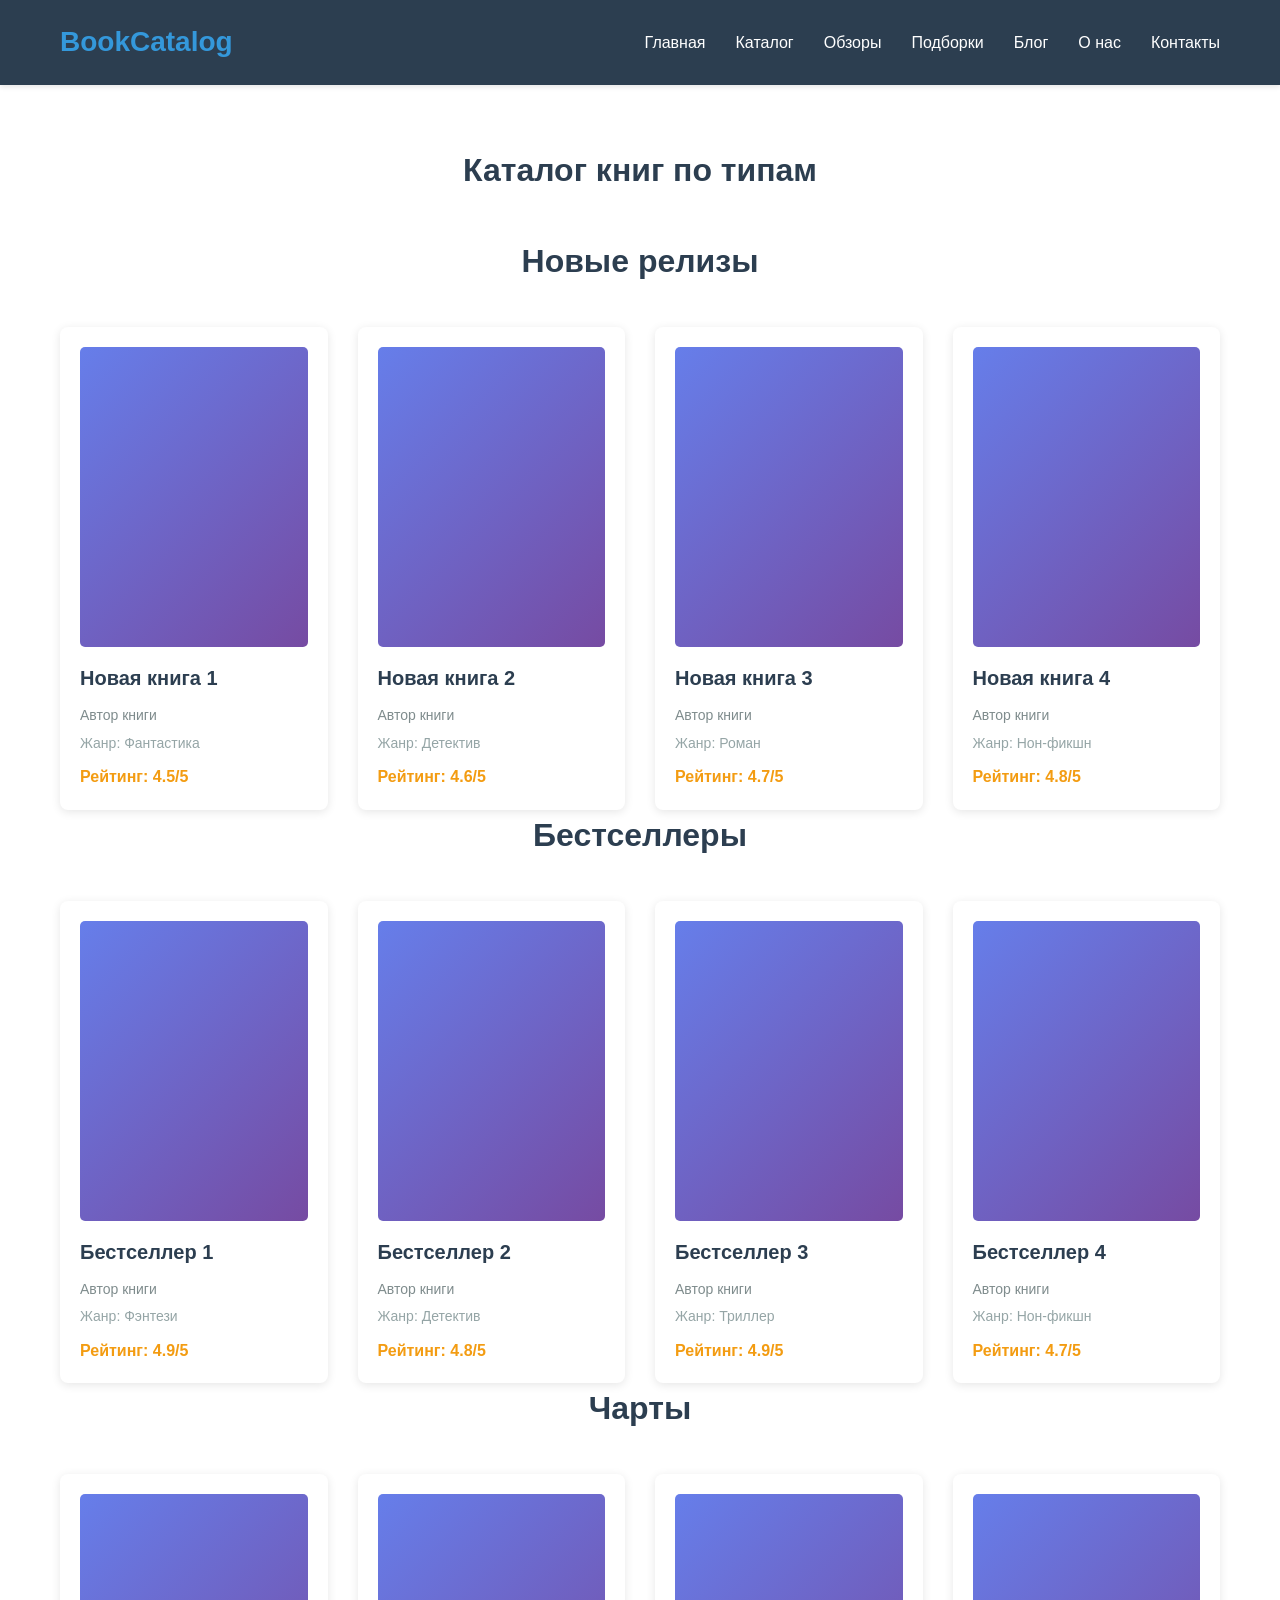
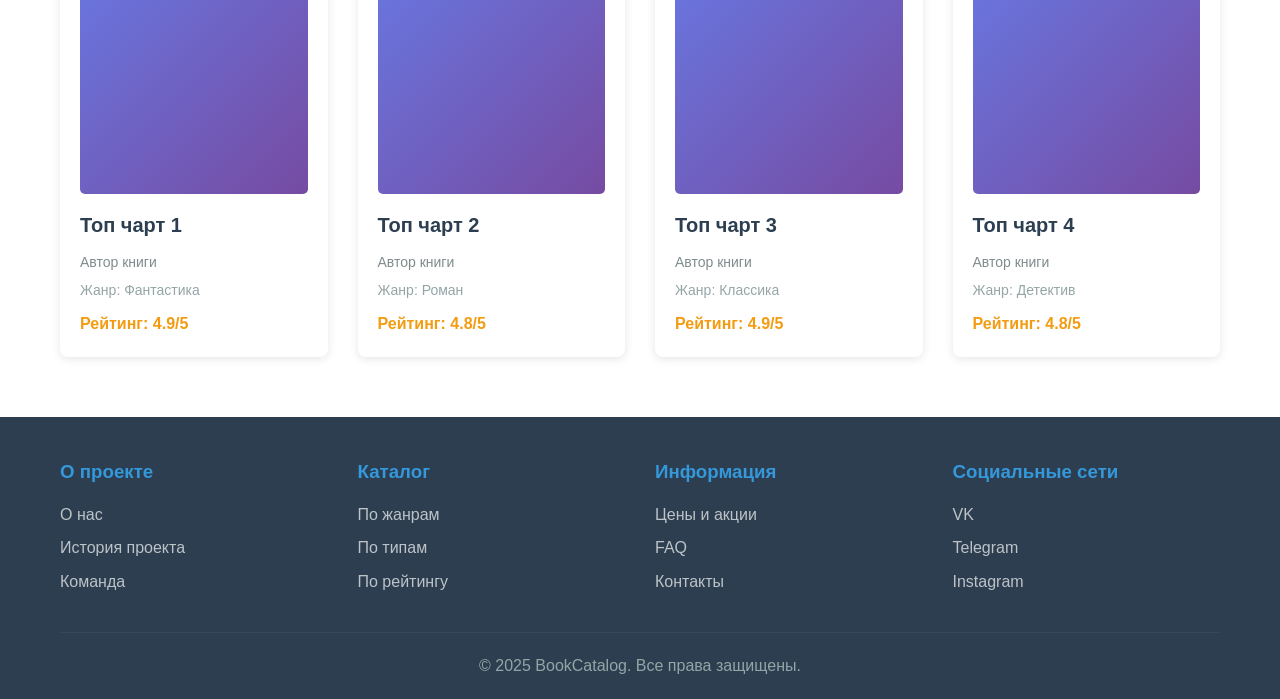
<file: catalog-type.html>
<!DOCTYPE html>
<html lang="ru">
<head>
    <meta charset="UTF-8">
    <meta name="viewport" content="width=device-width, initial-scale=1.0">
    <title>Каталог книг по типам - BookCatalog</title>
    <link rel="stylesheet" href="styles.css">
</head>
<body>
    <header>
        <div class="container">
            <div class="logo">
                <h1>BookCatalog</h1>
            </div>
            <nav>
                <ul>
                    <li><a href="index.html">Главная</a></li>
                    <li><a href="catalog.html">Каталог</a></li>
                    <li><a href="reviews.html">Обзоры</a></li>
                    <li><a href="collections.html">Подборки</a></li>
                    <li><a href="blog.html">Блог</a></li>
                    <li><a href="about.html">О нас</a></li>
                    <li><a href="contacts.html">Контакты</a></li>
                </ul>
            </nav>
        </div>
    </header>

    <main>
        <section>
            <div class="container">
                <h2>Каталог книг по типам</h2>

                <div id="new">
                    <h2>Новые релизы</h2>
                    <div class="books-grid">
                        <div class="book-card">
                            <div class="book-cover"></div>
                            <h3>Новая книга 1</h3>
                            <p class="author">Автор книги</p>
                            <p class="genre">Жанр: Фантастика</p>
                            <div class="rating">Рейтинг: 4.5/5</div>
                        </div>
                        <div class="book-card">
                            <div class="book-cover"></div>
                            <h3>Новая книга 2</h3>
                            <p class="author">Автор книги</p>
                            <p class="genre">Жанр: Детектив</p>
                            <div class="rating">Рейтинг: 4.6/5</div>
                        </div>
                        <div class="book-card">
                            <div class="book-cover"></div>
                            <h3>Новая книга 3</h3>
                            <p class="author">Автор книги</p>
                            <p class="genre">Жанр: Роман</p>
                            <div class="rating">Рейтинг: 4.7/5</div>
                        </div>
                        <div class="book-card">
                            <div class="book-cover"></div>
                            <h3>Новая книга 4</h3>
                            <p class="author">Автор книги</p>
                            <p class="genre">Жанр: Нон-фикшн</p>
                            <div class="rating">Рейтинг: 4.8/5</div>
                        </div>
                    </div>
                </div>

                <div id="bestsellers">
                    <h2>Бестселлеры</h2>
                    <div class="books-grid">
                        <div class="book-card">
                            <div class="book-cover"></div>
                            <h3>Бестселлер 1</h3>
                            <p class="author">Автор книги</p>
                            <p class="genre">Жанр: Фэнтези</p>
                            <div class="rating">Рейтинг: 4.9/5</div>
                        </div>
                        <div class="book-card">
                            <div class="book-cover"></div>
                            <h3>Бестселлер 2</h3>
                            <p class="author">Автор книги</p>
                            <p class="genre">Жанр: Детектив</p>
                            <div class="rating">Рейтинг: 4.8/5</div>
                        </div>
                        <div class="book-card">
                            <div class="book-cover"></div>
                            <h3>Бестселлер 3</h3>
                            <p class="author">Автор книги</p>
                            <p class="genre">Жанр: Триллер</p>
                            <div class="rating">Рейтинг: 4.9/5</div>
                        </div>
                        <div class="book-card">
                            <div class="book-cover"></div>
                            <h3>Бестселлер 4</h3>
                            <p class="author">Автор книги</p>
                            <p class="genre">Жанр: Нон-фикшн</p>
                            <div class="rating">Рейтинг: 4.7/5</div>
                        </div>
                    </div>
                </div>

                <div id="charts">
                    <h2>Чарты</h2>
                    <div class="books-grid">
                        <div class="book-card">
                            <div class="book-cover"></div>
                            <h3>Топ чарт 1</h3>
                            <p class="author">Автор книги</p>
                            <p class="genre">Жанр: Фантастика</p>
                            <div class="rating">Рейтинг: 4.9/5</div>
                        </div>
                        <div class="book-card">
                            <div class="book-cover"></div>
                            <h3>Топ чарт 2</h3>
                            <p class="author">Автор книги</p>
                            <p class="genre">Жанр: Роман</p>
                            <div class="rating">Рейтинг: 4.8/5</div>
                        </div>
                        <div class="book-card">
                            <div class="book-cover"></div>
                            <h3>Топ чарт 3</h3>
                            <p class="author">Автор книги</p>
                            <p class="genre">Жанр: Классика</p>
                            <div class="rating">Рейтинг: 4.9/5</div>
                        </div>
                        <div class="book-card">
                            <div class="book-cover"></div>
                            <h3>Топ чарт 4</h3>
                            <p class="author">Автор книги</p>
                            <p class="genre">Жанр: Детектив</p>
                            <div class="rating">Рейтинг: 4.8/5</div>
                        </div>
                    </div>
                </div>
            </div>
        </section>
    </main>

    <footer>
        <div class="container">
            <div class="footer-content">
                <div class="footer-section">
                    <h3>О проекте</h3>
                    <ul>
                        <li><a href="about.html">О нас</a></li>
                        <li><a href="about.html#history">История проекта</a></li>
                        <li><a href="about.html#team">Команда</a></li>
                    </ul>
                </div>
                <div class="footer-section">
                    <h3>Каталог</h3>
                    <ul>
                        <li><a href="catalog-genre.html">По жанрам</a></li>
                        <li><a href="catalog-type.html">По типам</a></li>
                        <li><a href="catalog-rating.html">По рейтингу</a></li>
                    </ul>
                </div>
                <div class="footer-section">
                    <h3>Информация</h3>
                    <ul>
                        <li><a href="prices.html">Цены и акции</a></li>
                        <li><a href="faq.html">FAQ</a></li>
                        <li><a href="contacts.html">Контакты</a></li>
                    </ul>
                </div>
                <div class="footer-section">
                    <h3>Социальные сети</h3>
                    <ul>
                        <li><a href="#">VK</a></li>
                        <li><a href="#">Telegram</a></li>
                        <li><a href="#">Instagram</a></li>
                    </ul>
                </div>
            </div>
            <div class="footer-bottom">
                <p>&copy; 2025 BookCatalog. Все права защищены.</p>
            </div>
        </div>
    </footer>
</body>
</html>
</file>
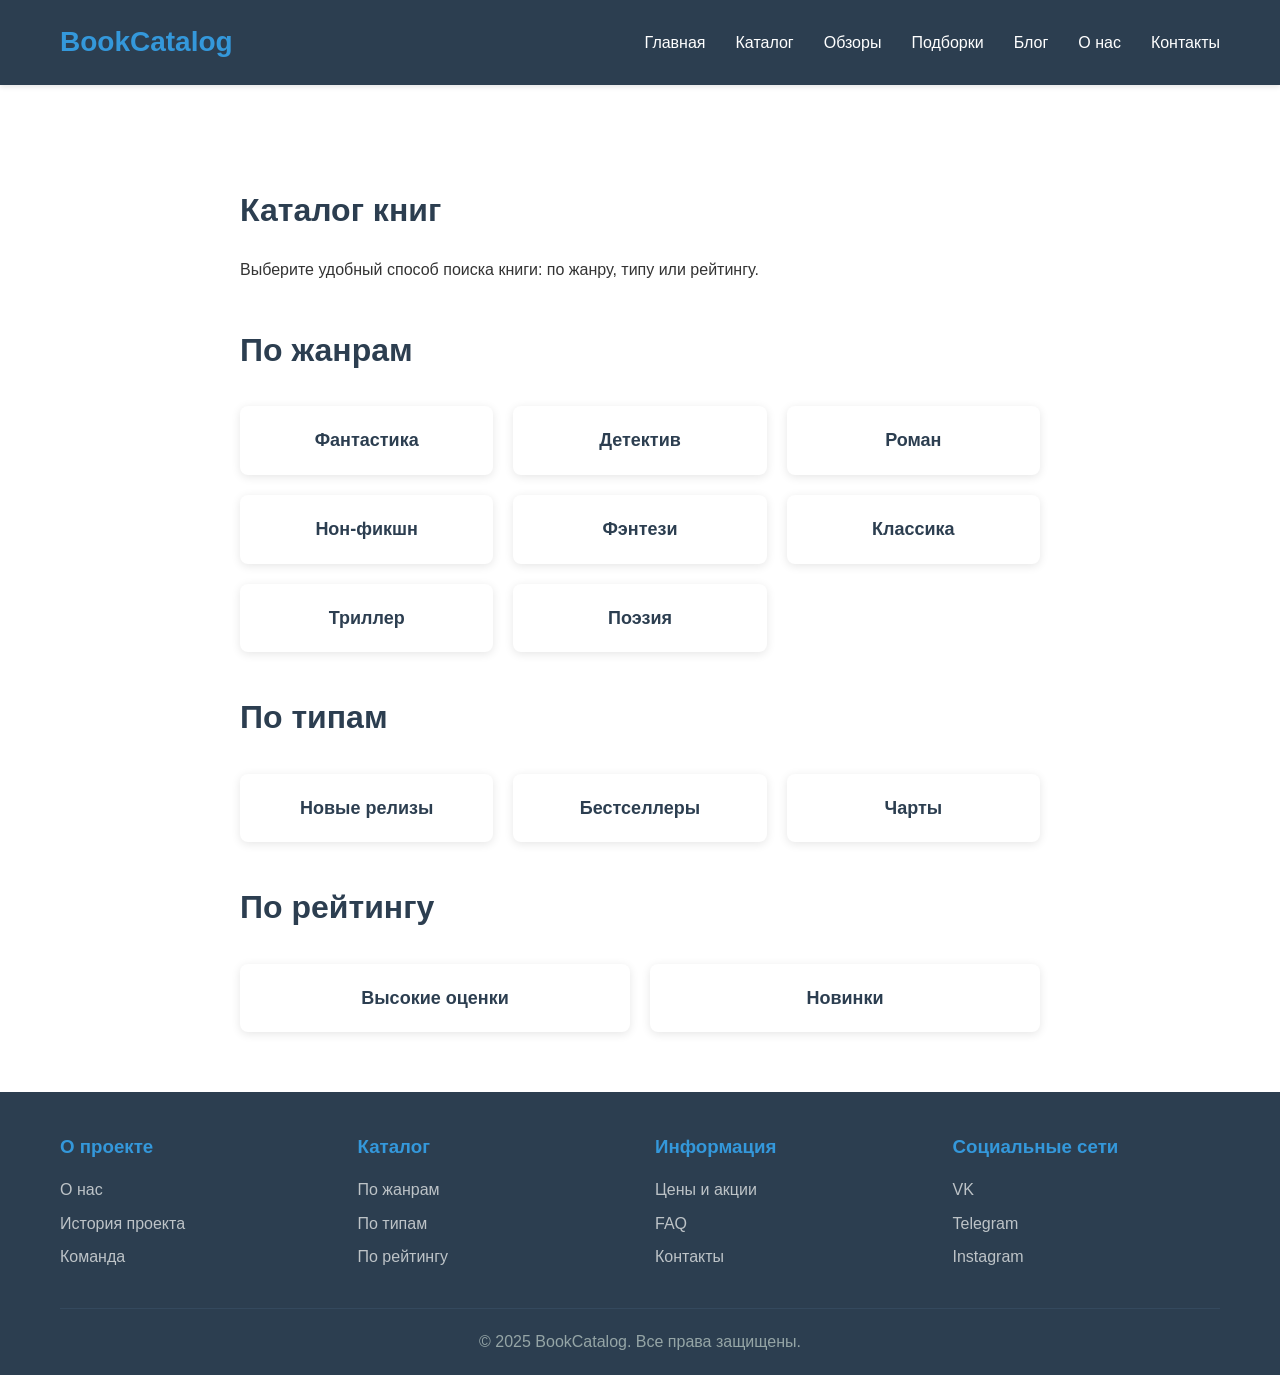
<file: catalog.html>
<!DOCTYPE html>
<html lang="ru">
<head>
    <meta charset="UTF-8">
    <meta name="viewport" content="width=device-width, initial-scale=1.0">
    <title>Каталог книг - BookCatalog</title>
    <link rel="stylesheet" href="styles.css">
</head>
<body>
    <header>
        <div class="container">
            <div class="logo">
                <h1>BookCatalog</h1>
            </div>
            <nav>
                <ul>
                    <li><a href="index.html">Главная</a></li>
                    <li><a href="catalog.html">Каталог</a></li>
                    <li><a href="reviews.html">Обзоры</a></li>
                    <li><a href="collections.html">Подборки</a></li>
                    <li><a href="blog.html">Блог</a></li>
                    <li><a href="about.html">О нас</a></li>
                    <li><a href="contacts.html">Контакты</a></li>
                </ul>
            </nav>
        </div>
    </header>

    <main>
        <section>
            <div class="container">
                <div class="content-section">
                    <h2>Каталог книг</h2>
                    <p>Выберите удобный способ поиска книги: по жанру, типу или рейтингу.</p>

                    <h2>По жанрам</h2>
                    <div class="genres-list">
                        <div class="genre-item">
                            <a href="catalog-genre.html#fantasy">Фантастика</a>
                        </div>
                        <div class="genre-item">
                            <a href="catalog-genre.html#detective">Детектив</a>
                        </div>
                        <div class="genre-item">
                            <a href="catalog-genre.html#romance">Роман</a>
                        </div>
                        <div class="genre-item">
                            <a href="catalog-genre.html#nonfiction">Нон-фикшн</a>
                        </div>
                        <div class="genre-item">
                            <a href="catalog-genre.html#fantasy2">Фэнтези</a>
                        </div>
                        <div class="genre-item">
                            <a href="catalog-genre.html#classic">Классика</a>
                        </div>
                        <div class="genre-item">
                            <a href="catalog-genre.html#thriller">Триллер</a>
                        </div>
                        <div class="genre-item">
                            <a href="catalog-genre.html#poetry">Поэзия</a>
                        </div>
                    </div>

                    <h2>По типам</h2>
                    <div class="types-list">
                        <div class="type-item">
                            <a href="catalog-type.html#new">Новые релизы</a>
                        </div>
                        <div class="type-item">
                            <a href="catalog-type.html#bestsellers">Бестселлеры</a>
                        </div>
                        <div class="type-item">
                            <a href="catalog-type.html#charts">Чарты</a>
                        </div>
                    </div>

                    <h2>По рейтингу</h2>
                    <div class="types-list">
                        <div class="type-item">
                            <a href="catalog-rating.html#high">Высокие оценки</a>
                        </div>
                        <div class="type-item">
                            <a href="catalog-rating.html#new">Новинки</a>
                        </div>
                    </div>
                </div>
            </div>
        </section>
    </main>

    <footer>
        <div class="container">
            <div class="footer-content">
                <div class="footer-section">
                    <h3>О проекте</h3>
                    <ul>
                        <li><a href="about.html">О нас</a></li>
                        <li><a href="about.html#history">История проекта</a></li>
                        <li><a href="about.html#team">Команда</a></li>
                    </ul>
                </div>
                <div class="footer-section">
                    <h3>Каталог</h3>
                    <ul>
                        <li><a href="catalog-genre.html">По жанрам</a></li>
                        <li><a href="catalog-type.html">По типам</a></li>
                        <li><a href="catalog-rating.html">По рейтингу</a></li>
                    </ul>
                </div>
                <div class="footer-section">
                    <h3>Информация</h3>
                    <ul>
                        <li><a href="prices.html">Цены и акции</a></li>
                        <li><a href="faq.html">FAQ</a></li>
                        <li><a href="contacts.html">Контакты</a></li>
                    </ul>
                </div>
                <div class="footer-section">
                    <h3>Социальные сети</h3>
                    <ul>
                        <li><a href="#">VK</a></li>
                        <li><a href="#">Telegram</a></li>
                        <li><a href="#">Instagram</a></li>
                    </ul>
                </div>
            </div>
            <div class="footer-bottom">
                <p>&copy; 2025 BookCatalog. Все права защищены.</p>
            </div>
        </div>
    </footer>
</body>
</html>
</file>
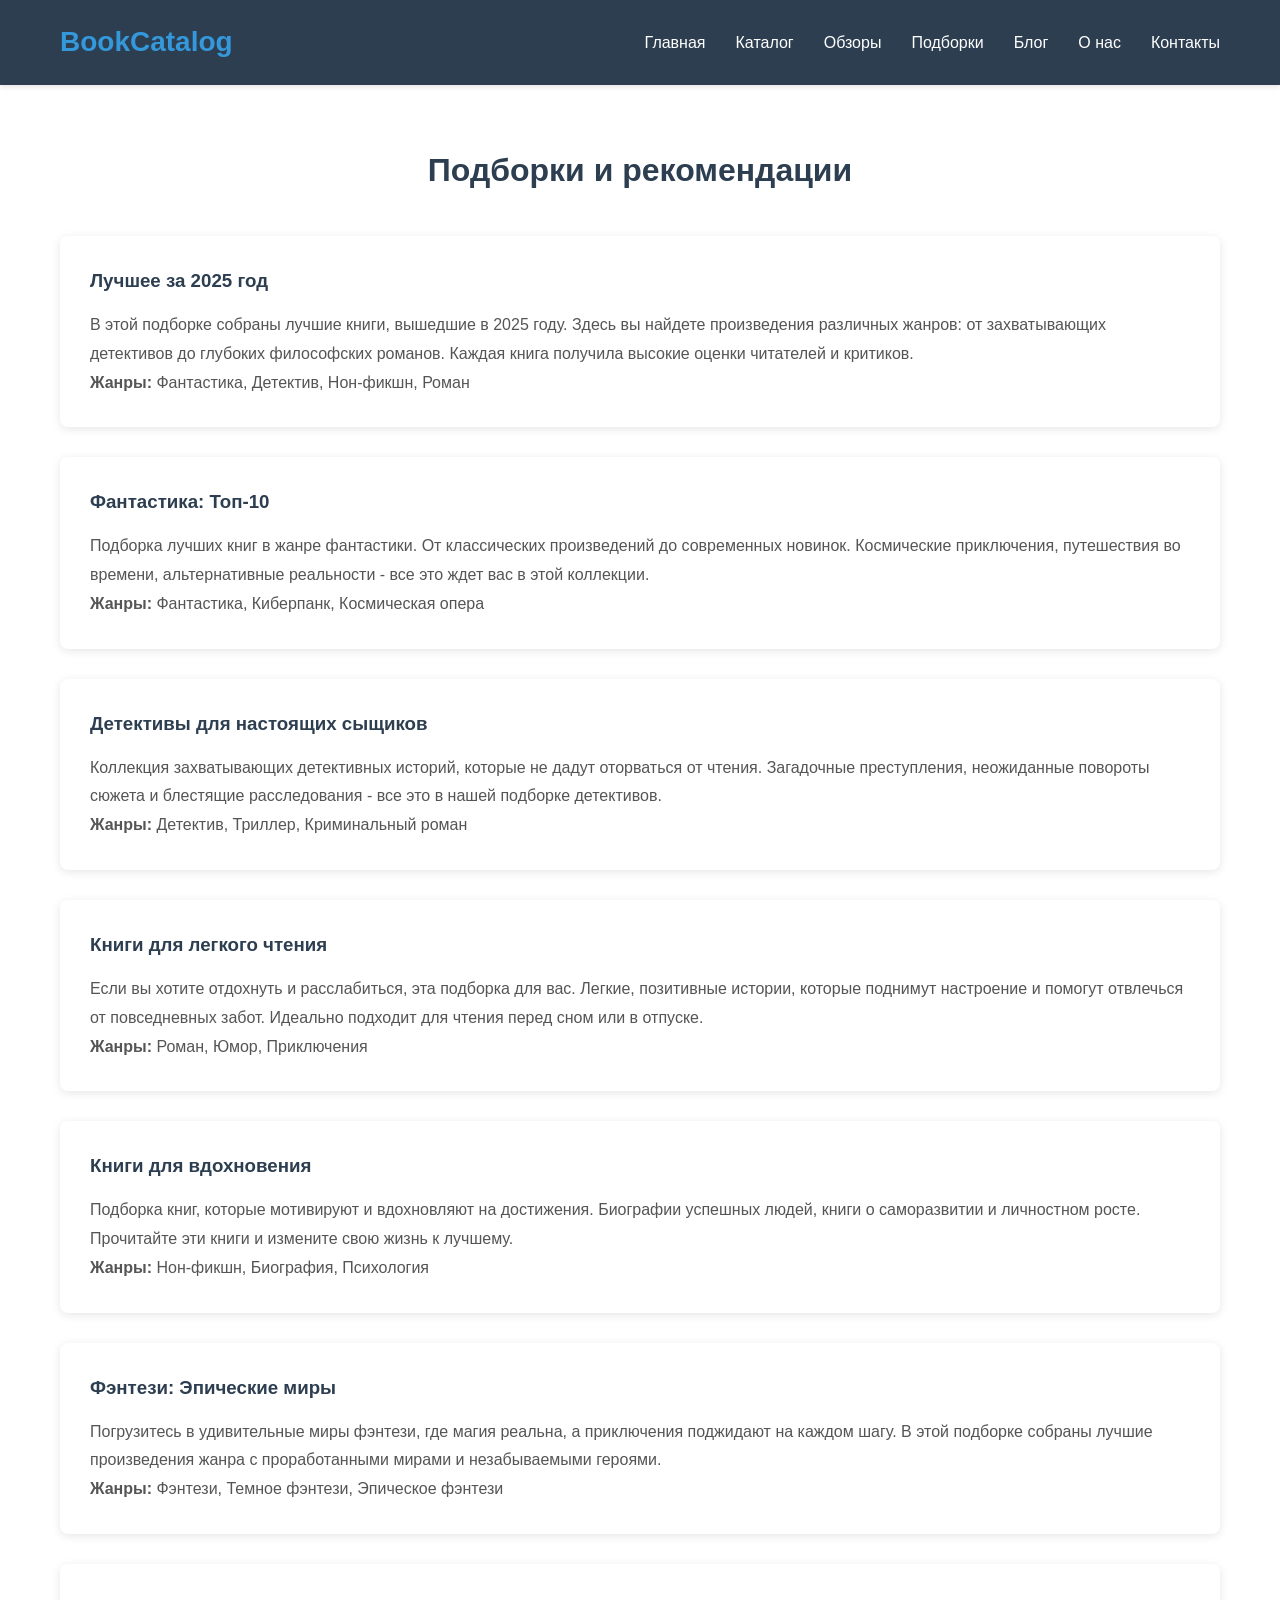
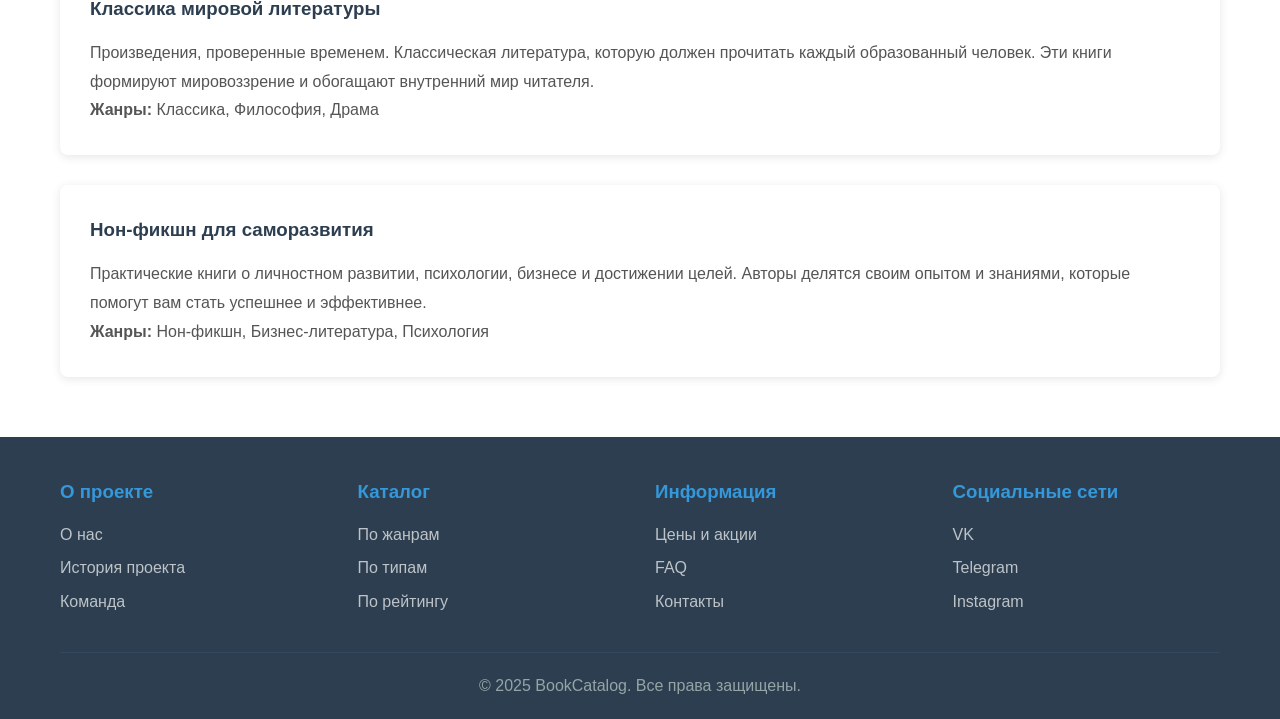
<file: collections.html>
<!DOCTYPE html>
<html lang="ru">
<head>
    <meta charset="UTF-8">
    <meta name="viewport" content="width=device-width, initial-scale=1.0">
    <title>Подборки и рекомендации - BookCatalog</title>
    <link rel="stylesheet" href="styles.css">
</head>
<body>
    <header>
        <div class="container">
            <div class="logo">
                <h1>BookCatalog</h1>
            </div>
            <nav>
                <ul>
                    <li><a href="index.html">Главная</a></li>
                    <li><a href="catalog.html">Каталог</a></li>
                    <li><a href="reviews.html">Обзоры</a></li>
                    <li><a href="collections.html">Подборки</a></li>
                    <li><a href="blog.html">Блог</a></li>
                    <li><a href="about.html">О нас</a></li>
                    <li><a href="contacts.html">Контакты</a></li>
                </ul>
            </nav>
        </div>
    </header>

    <main>
        <section>
            <div class="container">
                <h2>Подборки и рекомендации</h2>

                <div class="collections-list">
                    <div class="collection-item">
                        <h3>Лучшее за 2025 год</h3>
                        <p>В этой подборке собраны лучшие книги, вышедшие в 2025 году. Здесь вы найдете произведения различных жанров: от захватывающих детективов до глубоких философских романов. Каждая книга получила высокие оценки читателей и критиков.</p>
                        <p><strong>Жанры:</strong> Фантастика, Детектив, Нон-фикшн, Роман</p>
                    </div>

                    <div class="collection-item">
                        <h3>Фантастика: Топ-10</h3>
                        <p>Подборка лучших книг в жанре фантастики. От классических произведений до современных новинок. Космические приключения, путешествия во времени, альтернативные реальности - все это ждет вас в этой коллекции.</p>
                        <p><strong>Жанры:</strong> Фантастика, Киберпанк, Космическая опера</p>
                    </div>

                    <div class="collection-item">
                        <h3>Детективы для настоящих сыщиков</h3>
                        <p>Коллекция захватывающих детективных историй, которые не дадут оторваться от чтения. Загадочные преступления, неожиданные повороты сюжета и блестящие расследования - все это в нашей подборке детективов.</p>
                        <p><strong>Жанры:</strong> Детектив, Триллер, Криминальный роман</p>
                    </div>

                    <div class="collection-item">
                        <h3>Книги для легкого чтения</h3>
                        <p>Если вы хотите отдохнуть и расслабиться, эта подборка для вас. Легкие, позитивные истории, которые поднимут настроение и помогут отвлечься от повседневных забот. Идеально подходит для чтения перед сном или в отпуске.</p>
                        <p><strong>Жанры:</strong> Роман, Юмор, Приключения</p>
                    </div>

                    <div class="collection-item">
                        <h3>Книги для вдохновения</h3>
                        <p>Подборка книг, которые мотивируют и вдохновляют на достижения. Биографии успешных людей, книги о саморазвитии и личностном росте. Прочитайте эти книги и измените свою жизнь к лучшему.</p>
                        <p><strong>Жанры:</strong> Нон-фикшн, Биография, Психология</p>
                    </div>

                    <div class="collection-item">
                        <h3>Фэнтези: Эпические миры</h3>
                        <p>Погрузитесь в удивительные миры фэнтези, где магия реальна, а приключения поджидают на каждом шагу. В этой подборке собраны лучшие произведения жанра с проработанными мирами и незабываемыми героями.</p>
                        <p><strong>Жанры:</strong> Фэнтези, Темное фэнтези, Эпическое фэнтези</p>
                    </div>

                    <div class="collection-item">
                        <h3>Классика мировой литературы</h3>
                        <p>Произведения, проверенные временем. Классическая литература, которую должен прочитать каждый образованный человек. Эти книги формируют мировоззрение и обогащают внутренний мир читателя.</p>
                        <p><strong>Жанры:</strong> Классика, Философия, Драма</p>
                    </div>

                    <div class="collection-item">
                        <h3>Нон-фикшн для саморазвития</h3>
                        <p>Практические книги о личностном развитии, психологии, бизнесе и достижении целей. Авторы делятся своим опытом и знаниями, которые помогут вам стать успешнее и эффективнее.</p>
                        <p><strong>Жанры:</strong> Нон-фикшн, Бизнес-литература, Психология</p>
                    </div>
                </div>
            </div>
        </section>
    </main>

    <footer>
        <div class="container">
            <div class="footer-content">
                <div class="footer-section">
                    <h3>О проекте</h3>
                    <ul>
                        <li><a href="about.html">О нас</a></li>
                        <li><a href="about.html#history">История проекта</a></li>
                        <li><a href="about.html#team">Команда</a></li>
                    </ul>
                </div>
                <div class="footer-section">
                    <h3>Каталог</h3>
                    <ul>
                        <li><a href="catalog-genre.html">По жанрам</a></li>
                        <li><a href="catalog-type.html">По типам</a></li>
                        <li><a href="catalog-rating.html">По рейтингу</a></li>
                    </ul>
                </div>
                <div class="footer-section">
                    <h3>Информация</h3>
                    <ul>
                        <li><a href="prices.html">Цены и акции</a></li>
                        <li><a href="faq.html">FAQ</a></li>
                        <li><a href="contacts.html">Контакты</a></li>
                    </ul>
                </div>
                <div class="footer-section">
                    <h3>Социальные сети</h3>
                    <ul>
                        <li><a href="#">VK</a></li>
                        <li><a href="#">Telegram</a></li>
                        <li><a href="#">Instagram</a></li>
                    </ul>
                </div>
            </div>
            <div class="footer-bottom">
                <p>&copy; 2025 BookCatalog. Все права защищены.</p>
            </div>
        </div>
    </footer>
</body>
</html>
</file>
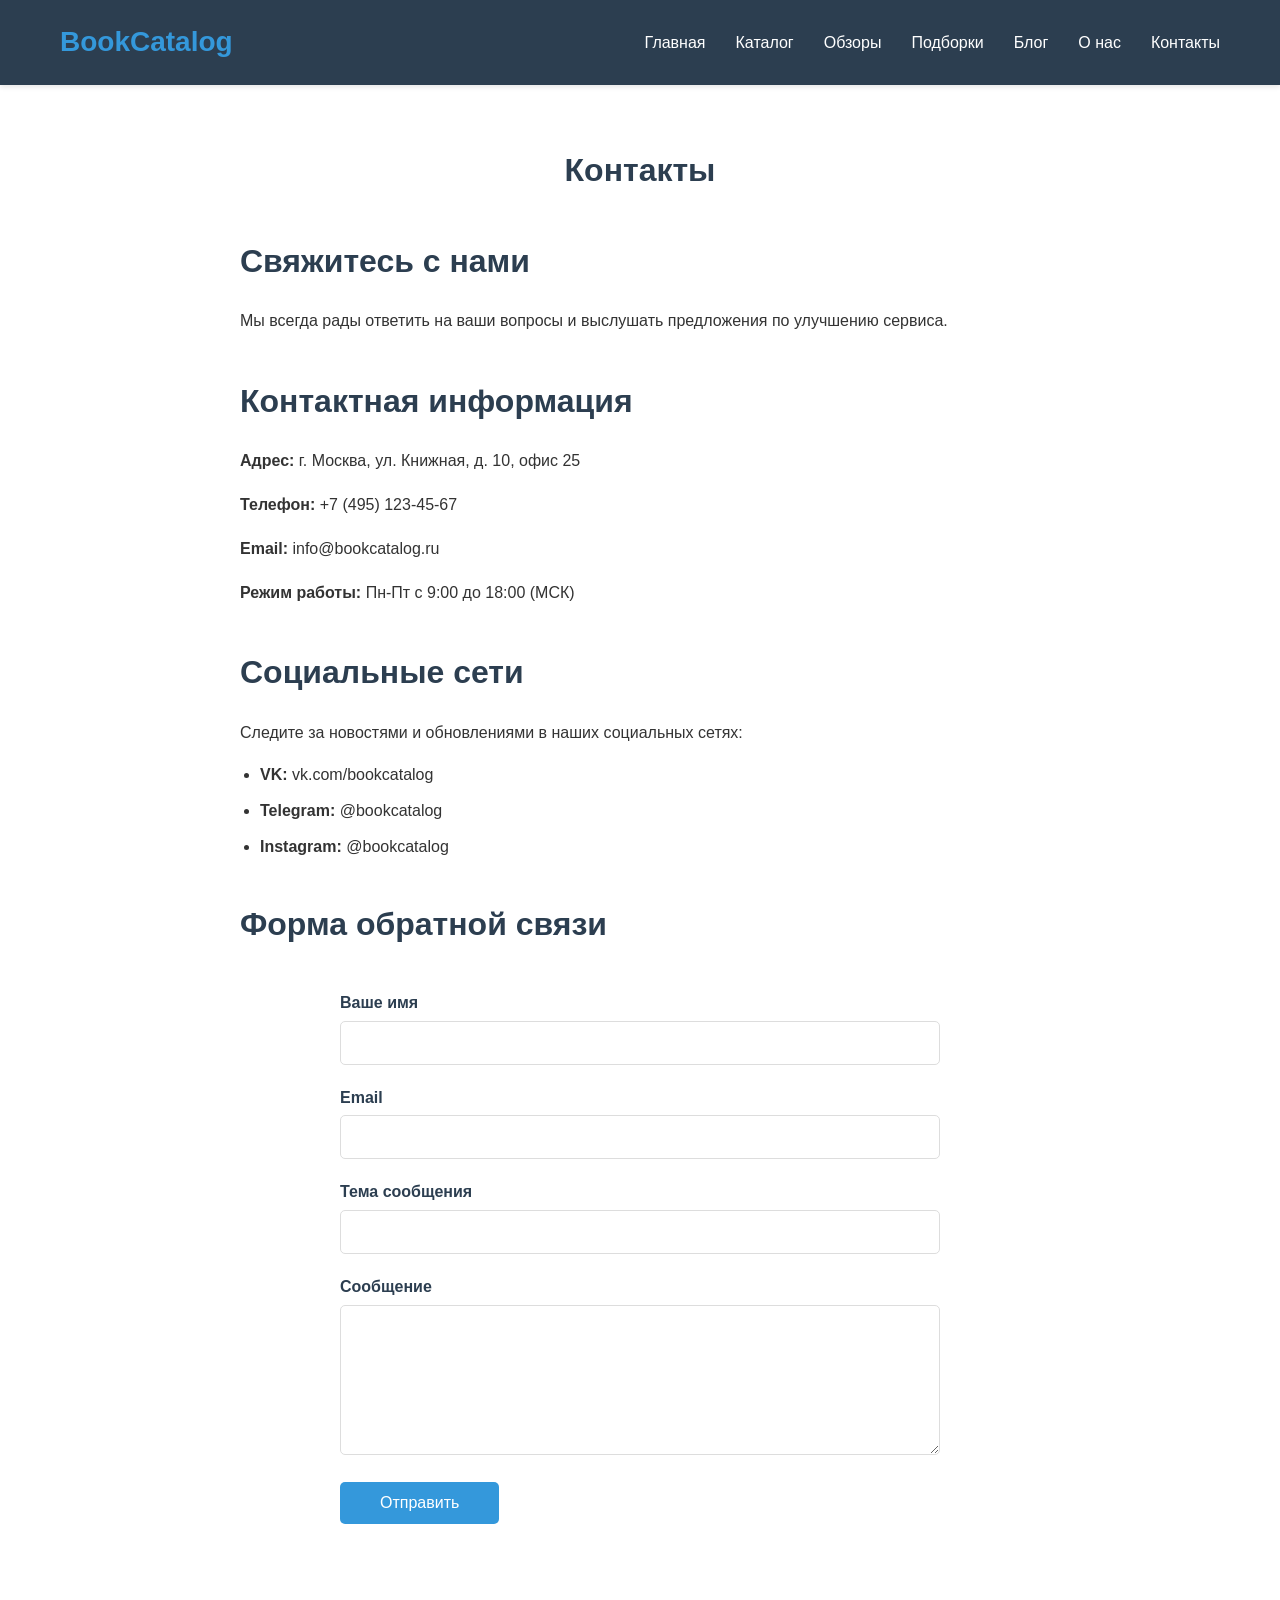
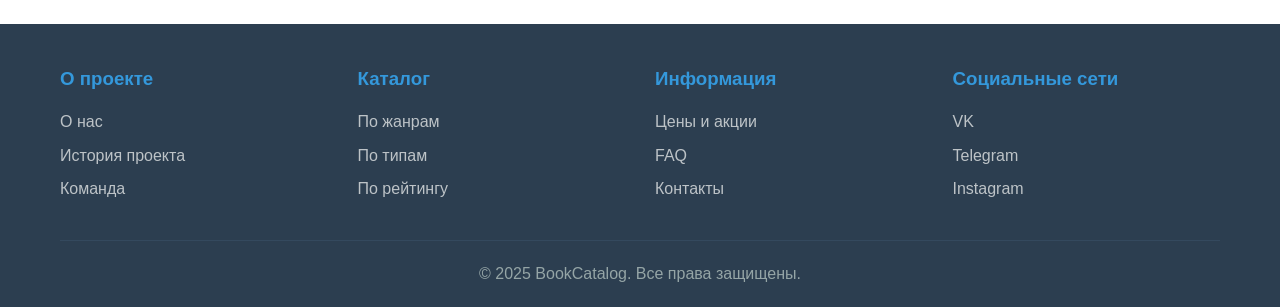
<file: contacts.html>
<!DOCTYPE html>
<html lang="ru">
<head>
    <meta charset="UTF-8">
    <meta name="viewport" content="width=device-width, initial-scale=1.0">
    <title>Контакты - BookCatalog</title>
    <link rel="stylesheet" href="styles.css">
</head>
<body>
    <header>
        <div class="container">
            <div class="logo">
                <h1>BookCatalog</h1>
            </div>
            <nav>
                <ul>
                    <li><a href="index.html">Главная</a></li>
                    <li><a href="catalog.html">Каталог</a></li>
                    <li><a href="reviews.html">Обзоры</a></li>
                    <li><a href="collections.html">Подборки</a></li>
                    <li><a href="blog.html">Блог</a></li>
                    <li><a href="about.html">О нас</a></li>
                    <li><a href="contacts.html">Контакты</a></li>
                </ul>
            </nav>
        </div>
    </header>

    <main>
        <section>
            <div class="container">
                <h2>Контакты</h2>

                <div class="content-section">
                    <h2>Свяжитесь с нами</h2>
                    <p>Мы всегда рады ответить на ваши вопросы и выслушать предложения по улучшению сервиса.</p>

                    <h2>Контактная информация</h2>
                    <p><strong>Адрес:</strong> г. Москва, ул. Книжная, д. 10, офис 25</p>
                    <p><strong>Телефон:</strong> +7 (495) 123-45-67</p>
                    <p><strong>Email:</strong> info@bookcatalog.ru</p>
                    <p><strong>Режим работы:</strong> Пн-Пт с 9:00 до 18:00 (МСК)</p>

                    <h2>Социальные сети</h2>
                    <p>Следите за новостями и обновлениями в наших социальных сетях:</p>
                    <ul>
                        <li><strong>VK:</strong> vk.com/bookcatalog</li>
                        <li><strong>Telegram:</strong> @bookcatalog</li>
                        <li><strong>Instagram:</strong> @bookcatalog</li>
                    </ul>

                    <h2>Форма обратной связи</h2>
                    <div class="contact-form">
                        <form>
                            <div class="form-group">
                                <label for="name">Ваше имя</label>
                                <input type="text" id="name" name="name" required>
                            </div>
                            <div class="form-group">
                                <label for="email">Email</label>
                                <input type="email" id="email" name="email" required>
                            </div>
                            <div class="form-group">
                                <label for="subject">Тема сообщения</label>
                                <input type="text" id="subject" name="subject" required>
                            </div>
                            <div class="form-group">
                                <label for="message">Сообщение</label>
                                <textarea id="message" name="message" required></textarea>
                            </div>
                            <button type="submit" class="submit-btn">Отправить</button>
                        </form>
                    </div>
                </div>
            </div>
        </section>
    </main>

    <footer>
        <div class="container">
            <div class="footer-content">
                <div class="footer-section">
                    <h3>О проекте</h3>
                    <ul>
                        <li><a href="about.html">О нас</a></li>
                        <li><a href="about.html#history">История проекта</a></li>
                        <li><a href="about.html#team">Команда</a></li>
                    </ul>
                </div>
                <div class="footer-section">
                    <h3>Каталог</h3>
                    <ul>
                        <li><a href="catalog-genre.html">По жанрам</a></li>
                        <li><a href="catalog-type.html">По типам</a></li>
                        <li><a href="catalog-rating.html">По рейтингу</a></li>
                    </ul>
                </div>
                <div class="footer-section">
                    <h3>Информация</h3>
                    <ul>
                        <li><a href="prices.html">Цены и акции</a></li>
                        <li><a href="faq.html">FAQ</a></li>
                        <li><a href="contacts.html">Контакты</a></li>
                    </ul>
                </div>
                <div class="footer-section">
                    <h3>Социальные сети</h3>
                    <ul>
                        <li><a href="#">VK</a></li>
                        <li><a href="#">Telegram</a></li>
                        <li><a href="#">Instagram</a></li>
                    </ul>
                </div>
            </div>
            <div class="footer-bottom">
                <p>&copy; 2025 BookCatalog. Все права защищены.</p>
            </div>
        </div>
    </footer>
</body>
</html>
</file>
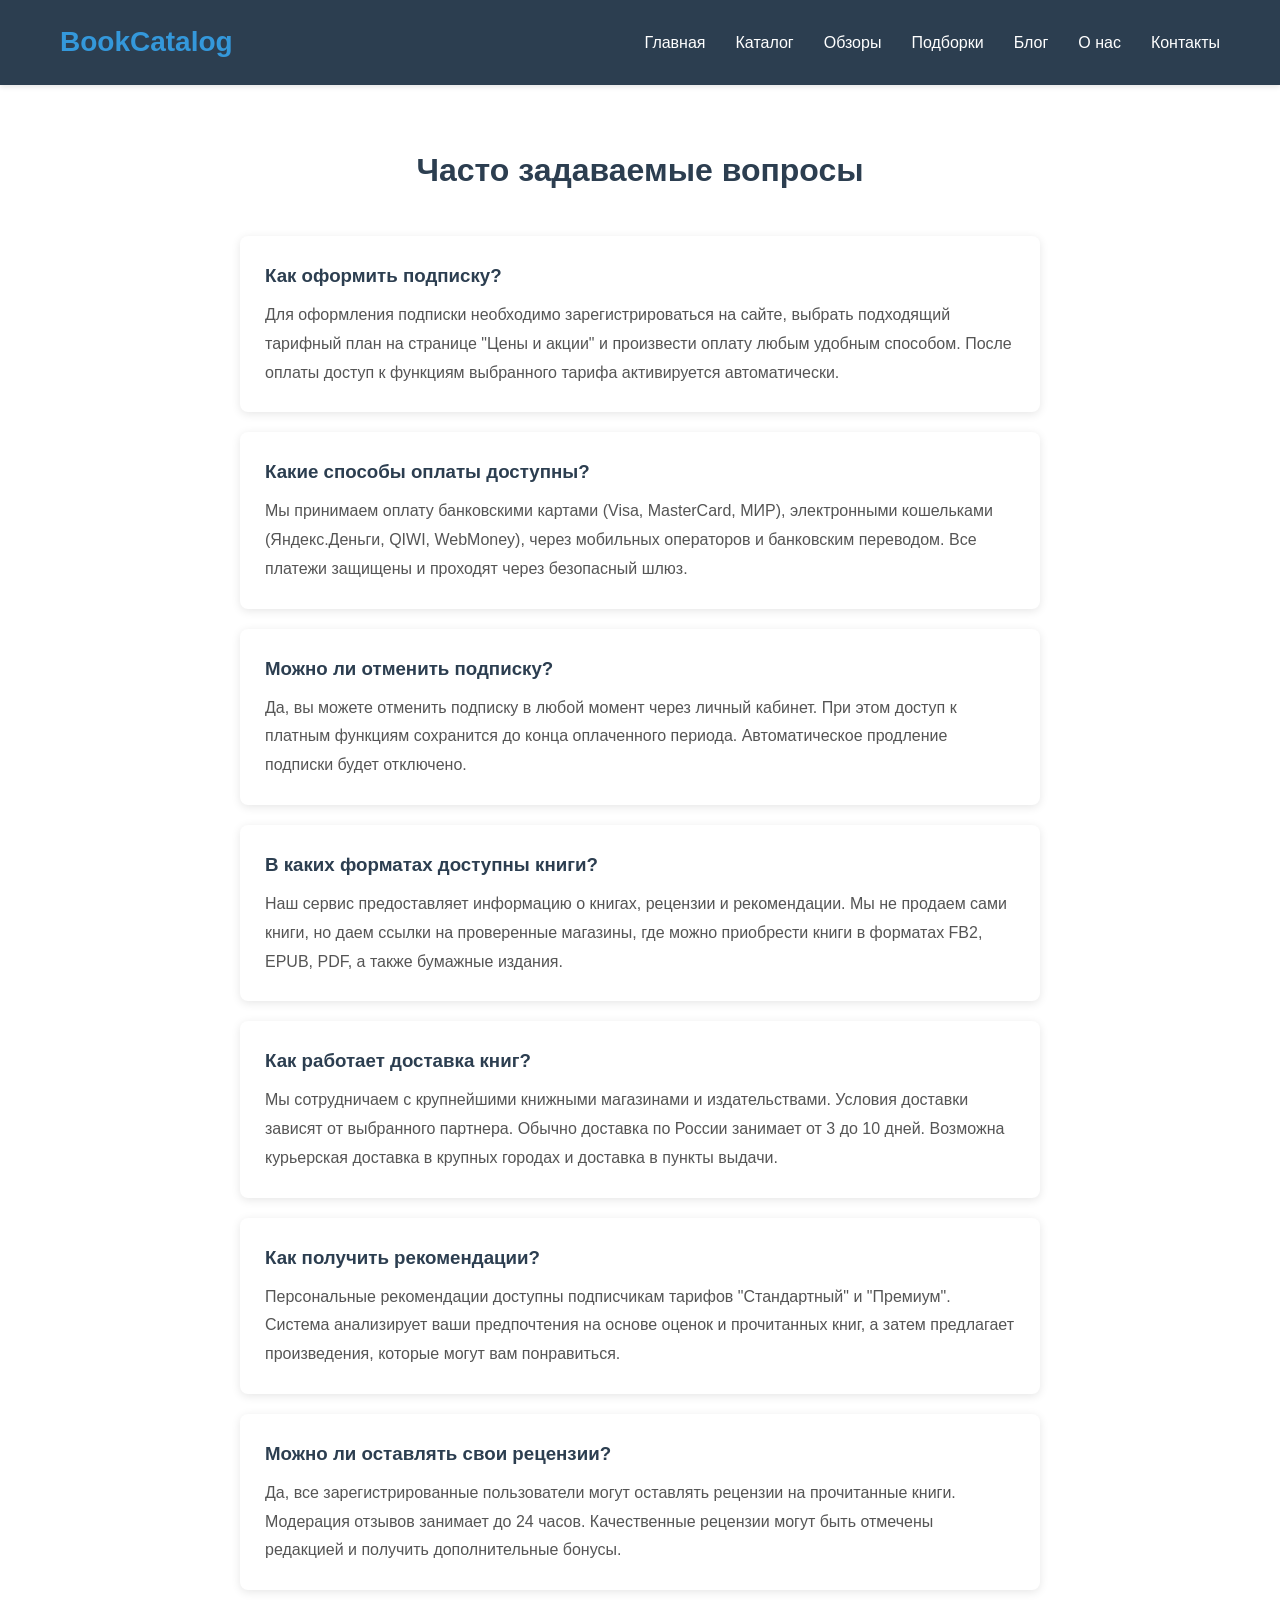
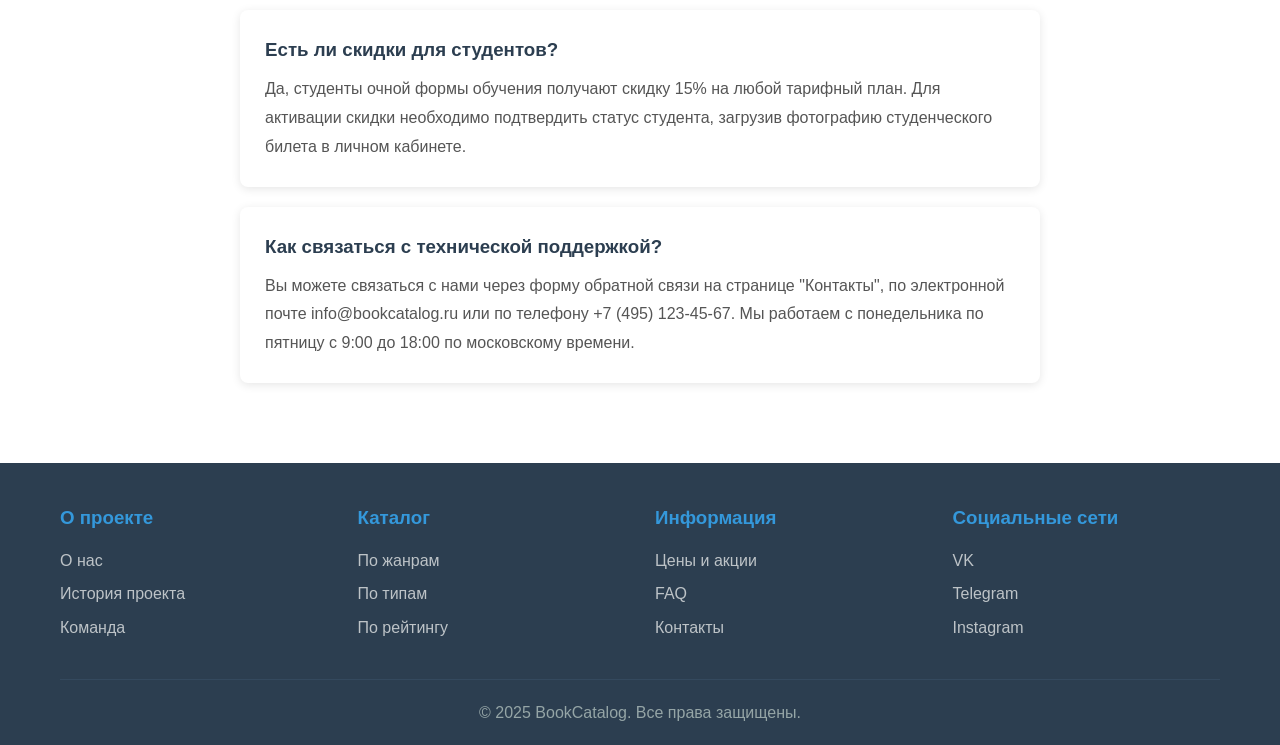
<file: faq.html>
<!DOCTYPE html>
<html lang="ru">
<head>
    <meta charset="UTF-8">
    <meta name="viewport" content="width=device-width, initial-scale=1.0">
    <title>Часто задаваемые вопросы - BookCatalog</title>
    <link rel="stylesheet" href="styles.css">
</head>
<body>
    <header>
        <div class="container">
            <div class="logo">
                <h1>BookCatalog</h1>
            </div>
            <nav>
                <ul>
                    <li><a href="index.html">Главная</a></li>
                    <li><a href="catalog.html">Каталог</a></li>
                    <li><a href="reviews.html">Обзоры</a></li>
                    <li><a href="collections.html">Подборки</a></li>
                    <li><a href="blog.html">Блог</a></li>
                    <li><a href="about.html">О нас</a></li>
                    <li><a href="contacts.html">Контакты</a></li>
                </ul>
            </nav>
        </div>
    </header>

    <main>
        <section>
            <div class="container">
                <h2>Часто задаваемые вопросы</h2>

                <div class="faq-list">
                    <div class="faq-item">
                        <h3>Как оформить подписку?</h3>
                        <p>Для оформления подписки необходимо зарегистрироваться на сайте, выбрать подходящий тарифный план на странице "Цены и акции" и произвести оплату любым удобным способом. После оплаты доступ к функциям выбранного тарифа активируется автоматически.</p>
                    </div>

                    <div class="faq-item">
                        <h3>Какие способы оплаты доступны?</h3>
                        <p>Мы принимаем оплату банковскими картами (Visa, MasterCard, МИР), электронными кошельками (Яндекс.Деньги, QIWI, WebMoney), через мобильных операторов и банковским переводом. Все платежи защищены и проходят через безопасный шлюз.</p>
                    </div>

                    <div class="faq-item">
                        <h3>Можно ли отменить подписку?</h3>
                        <p>Да, вы можете отменить подписку в любой момент через личный кабинет. При этом доступ к платным функциям сохранится до конца оплаченного периода. Автоматическое продление подписки будет отключено.</p>
                    </div>

                    <div class="faq-item">
                        <h3>В каких форматах доступны книги?</h3>
                        <p>Наш сервис предоставляет информацию о книгах, рецензии и рекомендации. Мы не продаем сами книги, но даем ссылки на проверенные магазины, где можно приобрести книги в форматах FB2, EPUB, PDF, а также бумажные издания.</p>
                    </div>

                    <div class="faq-item">
                        <h3>Как работает доставка книг?</h3>
                        <p>Мы сотрудничаем с крупнейшими книжными магазинами и издательствами. Условия доставки зависят от выбранного партнера. Обычно доставка по России занимает от 3 до 10 дней. Возможна курьерская доставка в крупных городах и доставка в пункты выдачи.</p>
                    </div>

                    <div class="faq-item">
                        <h3>Как получить рекомендации?</h3>
                        <p>Персональные рекомендации доступны подписчикам тарифов "Стандартный" и "Премиум". Система анализирует ваши предпочтения на основе оценок и прочитанных книг, а затем предлагает произведения, которые могут вам понравиться.</p>
                    </div>

                    <div class="faq-item">
                        <h3>Можно ли оставлять свои рецензии?</h3>
                        <p>Да, все зарегистрированные пользователи могут оставлять рецензии на прочитанные книги. Модерация отзывов занимает до 24 часов. Качественные рецензии могут быть отмечены редакцией и получить дополнительные бонусы.</p>
                    </div>

                    <div class="faq-item">
                        <h3>Есть ли скидки для студентов?</h3>
                        <p>Да, студенты очной формы обучения получают скидку 15% на любой тарифный план. Для активации скидки необходимо подтвердить статус студента, загрузив фотографию студенческого билета в личном кабинете.</p>
                    </div>

                    <div class="faq-item">
                        <h3>Как связаться с технической поддержкой?</h3>
                        <p>Вы можете связаться с нами через форму обратной связи на странице "Контакты", по электронной почте info@bookcatalog.ru или по телефону +7 (495) 123-45-67. Мы работаем с понедельника по пятницу с 9:00 до 18:00 по московскому времени.</p>
                    </div>
                </div>
            </div>
        </section>
    </main>

    <footer>
        <div class="container">
            <div class="footer-content">
                <div class="footer-section">
                    <h3>О проекте</h3>
                    <ul>
                        <li><a href="about.html">О нас</a></li>
                        <li><a href="about.html#history">История проекта</a></li>
                        <li><a href="about.html#team">Команда</a></li>
                    </ul>
                </div>
                <div class="footer-section">
                    <h3>Каталог</h3>
                    <ul>
                        <li><a href="catalog-genre.html">По жанрам</a></li>
                        <li><a href="catalog-type.html">По типам</a></li>
                        <li><a href="catalog-rating.html">По рейтингу</a></li>
                    </ul>
                </div>
                <div class="footer-section">
                    <h3>Информация</h3>
                    <ul>
                        <li><a href="prices.html">Цены и акции</a></li>
                        <li><a href="faq.html">FAQ</a></li>
                        <li><a href="contacts.html">Контакты</a></li>
                    </ul>
                </div>
                <div class="footer-section">
                    <h3>Социальные сети</h3>
                    <ul>
                        <li><a href="#">VK</a></li>
                        <li><a href="#">Telegram</a></li>
                        <li><a href="#">Instagram</a></li>
                    </ul>
                </div>
            </div>
            <div class="footer-bottom">
                <p>&copy; 2025 BookCatalog. Все права защищены.</p>
            </div>
        </div>
    </footer>
</body>
</html>
</file>
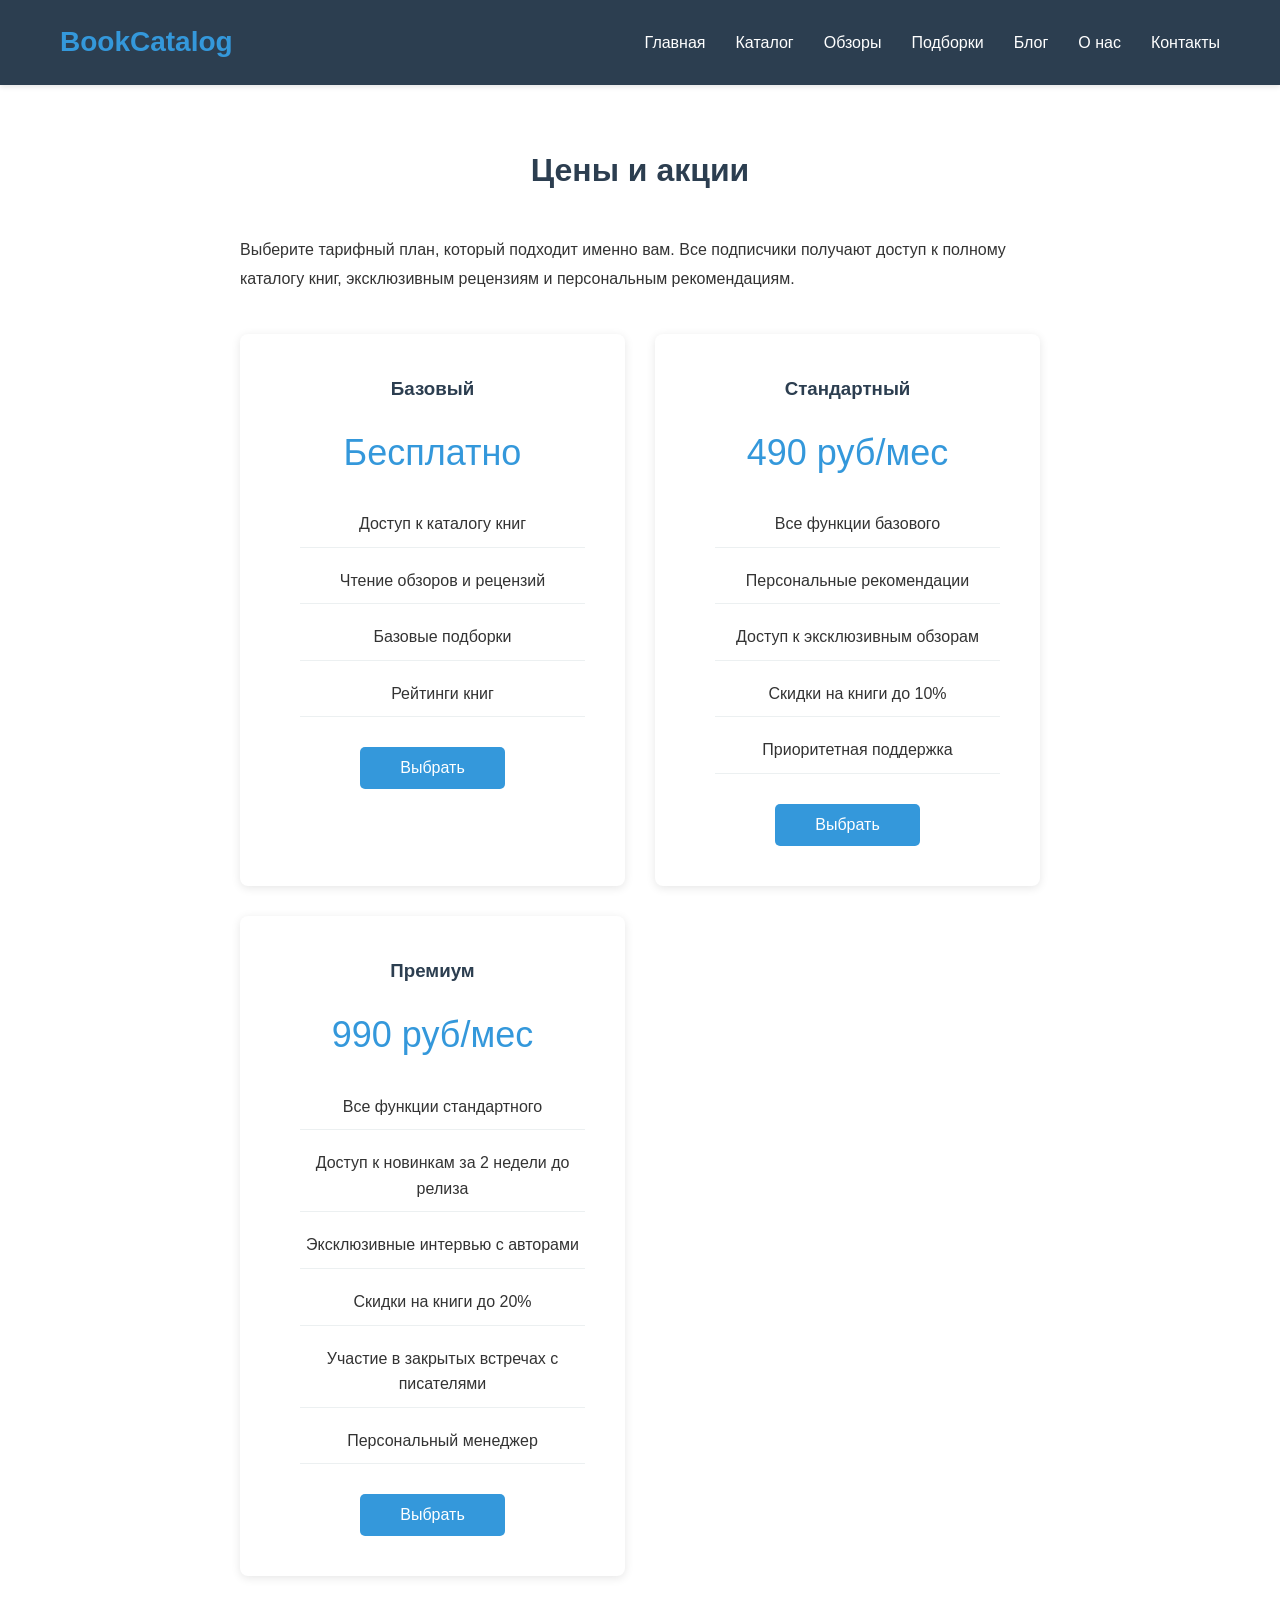
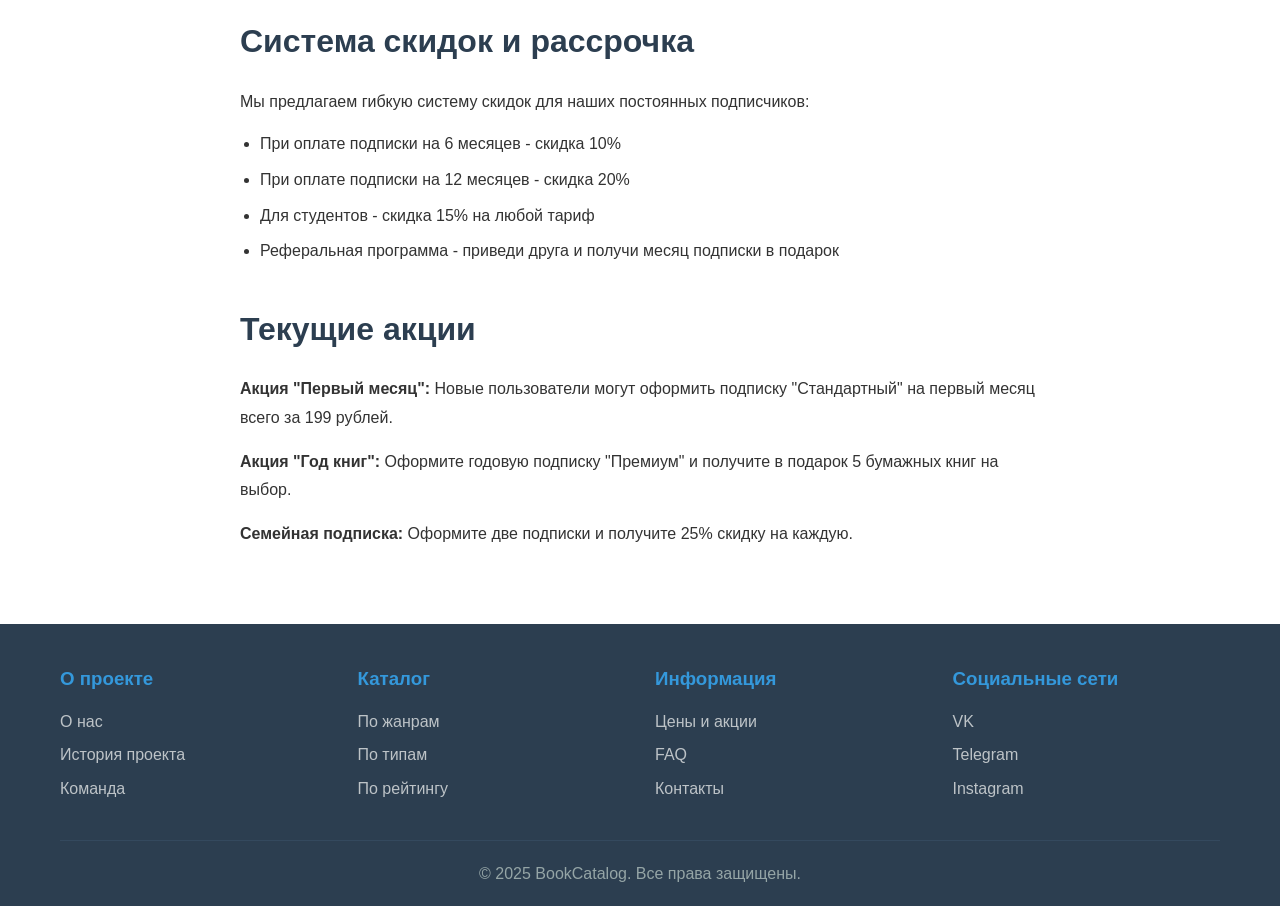
<file: prices.html>
<!DOCTYPE html>
<html lang="ru">
<head>
    <meta charset="UTF-8">
    <meta name="viewport" content="width=device-width, initial-scale=1.0">
    <title>Цены и акции - BookCatalog</title>
    <link rel="stylesheet" href="styles.css">
</head>
<body>
    <header>
        <div class="container">
            <div class="logo">
                <h1>BookCatalog</h1>
            </div>
            <nav>
                <ul>
                    <li><a href="index.html">Главная</a></li>
                    <li><a href="catalog.html">Каталог</a></li>
                    <li><a href="reviews.html">Обзоры</a></li>
                    <li><a href="collections.html">Подборки</a></li>
                    <li><a href="blog.html">Блог</a></li>
                    <li><a href="about.html">О нас</a></li>
                    <li><a href="contacts.html">Контакты</a></li>
                </ul>
            </nav>
        </div>
    </header>

    <main>
        <section>
            <div class="container">
                <h2>Цены и акции</h2>

                <div class="content-section">
                    <p>Выберите тарифный план, который подходит именно вам. Все подписчики получают доступ к полному каталогу книг, эксклюзивным рецензиям и персональным рекомендациям.</p>

                    <div class="pricing-cards">
                        <div class="pricing-card">
                            <h3>Базовый</h3>
                            <div class="price">Бесплатно</div>
                            <ul>
                                <li>Доступ к каталогу книг</li>
                                <li>Чтение обзоров и рецензий</li>
                                <li>Базовые подборки</li>
                                <li>Рейтинги книг</li>
                            </ul>
                            <button class="submit-btn">Выбрать</button>
                        </div>

                        <div class="pricing-card">
                            <h3>Стандартный</h3>
                            <div class="price">490 руб/мес</div>
                            <ul>
                                <li>Все функции базового</li>
                                <li>Персональные рекомендации</li>
                                <li>Доступ к эксклюзивным обзорам</li>
                                <li>Скидки на книги до 10%</li>
                                <li>Приоритетная поддержка</li>
                            </ul>
                            <button class="submit-btn">Выбрать</button>
                        </div>

                        <div class="pricing-card">
                            <h3>Премиум</h3>
                            <div class="price">990 руб/мес</div>
                            <ul>
                                <li>Все функции стандартного</li>
                                <li>Доступ к новинкам за 2 недели до релиза</li>
                                <li>Эксклюзивные интервью с авторами</li>
                                <li>Скидки на книги до 20%</li>
                                <li>Участие в закрытых встречах с писателями</li>
                                <li>Персональный менеджер</li>
                            </ul>
                            <button class="submit-btn">Выбрать</button>
                        </div>
                    </div>

                    <h2>Система скидок и рассрочка</h2>
                    <p>Мы предлагаем гибкую систему скидок для наших постоянных подписчиков:</p>
                    <ul>
                        <li>При оплате подписки на 6 месяцев - скидка 10%</li>
                        <li>При оплате подписки на 12 месяцев - скидка 20%</li>
                        <li>Для студентов - скидка 15% на любой тариф</li>
                        <li>Реферальная программа - приведи друга и получи месяц подписки в подарок</li>
                    </ul>

                    <h2>Текущие акции</h2>
                    <p><strong>Акция "Первый месяц":</strong> Новые пользователи могут оформить подписку "Стандартный" на первый месяц всего за 199 рублей.</p>
                    <p><strong>Акция "Год книг":</strong> Оформите годовую подписку "Премиум" и получите в подарок 5 бумажных книг на выбор.</p>
                    <p><strong>Семейная подписка:</strong> Оформите две подписки и получите 25% скидку на каждую.</p>
                </div>
            </div>
        </section>
    </main>

    <footer>
        <div class="container">
            <div class="footer-content">
                <div class="footer-section">
                    <h3>О проекте</h3>
                    <ul>
                        <li><a href="about.html">О нас</a></li>
                        <li><a href="about.html#history">История проекта</a></li>
                        <li><a href="about.html#team">Команда</a></li>
                    </ul>
                </div>
                <div class="footer-section">
                    <h3>Каталог</h3>
                    <ul>
                        <li><a href="catalog-genre.html">По жанрам</a></li>
                        <li><a href="catalog-type.html">По типам</a></li>
                        <li><a href="catalog-rating.html">По рейтингу</a></li>
                    </ul>
                </div>
                <div class="footer-section">
                    <h3>Информация</h3>
                    <ul>
                        <li><a href="prices.html">Цены и акции</a></li>
                        <li><a href="faq.html">FAQ</a></li>
                        <li><a href="contacts.html">Контакты</a></li>
                    </ul>
                </div>
                <div class="footer-section">
                    <h3>Социальные сети</h3>
                    <ul>
                        <li><a href="#">VK</a></li>
                        <li><a href="#">Telegram</a></li>
                        <li><a href="#">Instagram</a></li>
                    </ul>
                </div>
            </div>
            <div class="footer-bottom">
                <p>&copy; 2025 BookCatalog. Все права защищены.</p>
            </div>
        </div>
    </footer>
</body>
</html>
</file>
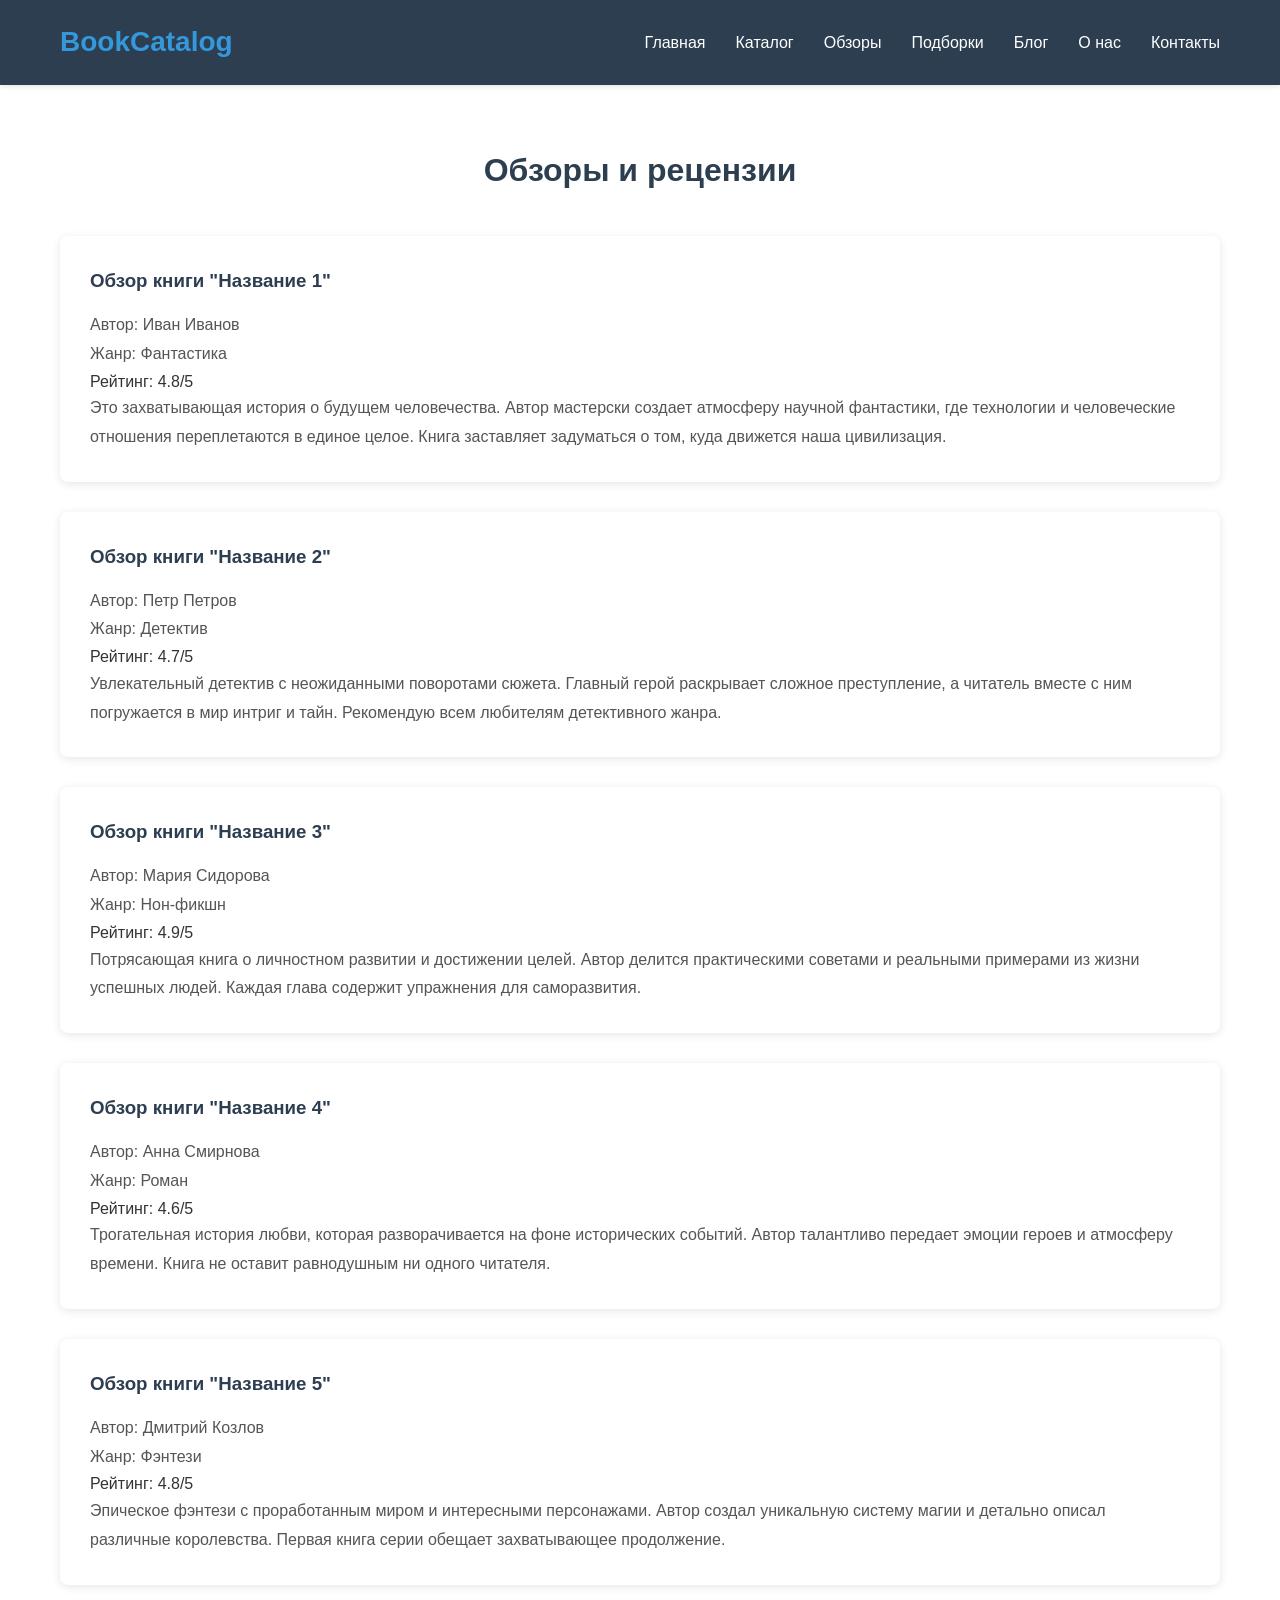
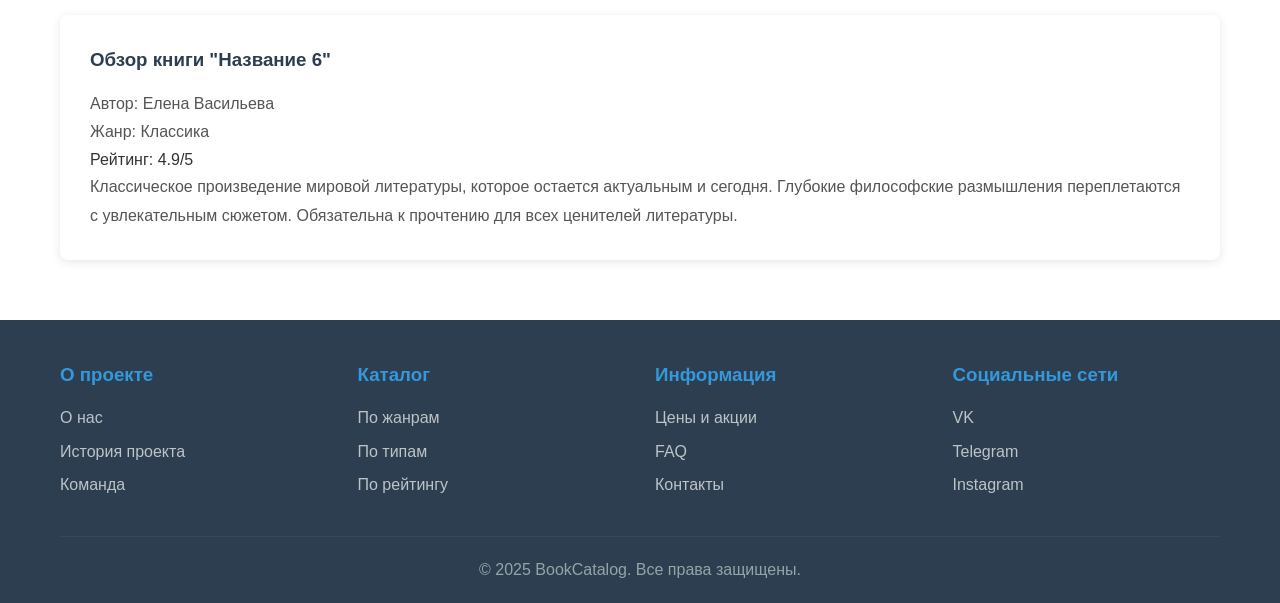
<file: reviews.html>
<!DOCTYPE html>
<html lang="ru">
<head>
    <meta charset="UTF-8">
    <meta name="viewport" content="width=device-width, initial-scale=1.0">
    <title>Обзоры и рецензии - BookCatalog</title>
    <link rel="stylesheet" href="styles.css">
</head>
<body>
    <header>
        <div class="container">
            <div class="logo">
                <h1>BookCatalog</h1>
            </div>
            <nav>
                <ul>
                    <li><a href="index.html">Главная</a></li>
                    <li><a href="catalog.html">Каталог</a></li>
                    <li><a href="reviews.html">Обзоры</a></li>
                    <li><a href="collections.html">Подборки</a></li>
                    <li><a href="blog.html">Блог</a></li>
                    <li><a href="about.html">О нас</a></li>
                    <li><a href="contacts.html">Контакты</a></li>
                </ul>
            </nav>
        </div>
    </header>

    <main>
        <section>
            <div class="container">
                <h2>Обзоры и рецензии</h2>

                <div class="reviews-list">
                    <div class="review-item">
                        <h3>Обзор книги "Название 1"</h3>
                        <p class="author">Автор: Иван Иванов</p>
                        <p class="genre">Жанр: Фантастика</p>
                        <div class="rating">Рейтинг: 4.8/5</div>
                        <p>Это захватывающая история о будущем человечества. Автор мастерски создает атмосферу научной фантастики, где технологии и человеческие отношения переплетаются в единое целое. Книга заставляет задуматься о том, куда движется наша цивилизация.</p>
                    </div>

                    <div class="review-item">
                        <h3>Обзор книги "Название 2"</h3>
                        <p class="author">Автор: Петр Петров</p>
                        <p class="genre">Жанр: Детектив</p>
                        <div class="rating">Рейтинг: 4.7/5</div>
                        <p>Увлекательный детектив с неожиданными поворотами сюжета. Главный герой раскрывает сложное преступление, а читатель вместе с ним погружается в мир интриг и тайн. Рекомендую всем любителям детективного жанра.</p>
                    </div>

                    <div class="review-item">
                        <h3>Обзор книги "Название 3"</h3>
                        <p class="author">Автор: Мария Сидорова</p>
                        <p class="genre">Жанр: Нон-фикшн</p>
                        <div class="rating">Рейтинг: 4.9/5</div>
                        <p>Потрясающая книга о личностном развитии и достижении целей. Автор делится практическими советами и реальными примерами из жизни успешных людей. Каждая глава содержит упражнения для саморазвития.</p>
                    </div>

                    <div class="review-item">
                        <h3>Обзор книги "Название 4"</h3>
                        <p class="author">Автор: Анна Смирнова</p>
                        <p class="genre">Жанр: Роман</p>
                        <div class="rating">Рейтинг: 4.6/5</div>
                        <p>Трогательная история любви, которая разворачивается на фоне исторических событий. Автор талантливо передает эмоции героев и атмосферу времени. Книга не оставит равнодушным ни одного читателя.</p>
                    </div>

                    <div class="review-item">
                        <h3>Обзор книги "Название 5"</h3>
                        <p class="author">Автор: Дмитрий Козлов</p>
                        <p class="genre">Жанр: Фэнтези</p>
                        <div class="rating">Рейтинг: 4.8/5</div>
                        <p>Эпическое фэнтези с проработанным миром и интересными персонажами. Автор создал уникальную систему магии и детально описал различные королевства. Первая книга серии обещает захватывающее продолжение.</p>
                    </div>

                    <div class="review-item">
                        <h3>Обзор книги "Название 6"</h3>
                        <p class="author">Автор: Елена Васильева</p>
                        <p class="genre">Жанр: Классика</p>
                        <div class="rating">Рейтинг: 4.9/5</div>
                        <p>Классическое произведение мировой литературы, которое остается актуальным и сегодня. Глубокие философские размышления переплетаются с увлекательным сюжетом. Обязательна к прочтению для всех ценителей литературы.</p>
                    </div>
                </div>
            </div>
        </section>
    </main>

    <footer>
        <div class="container">
            <div class="footer-content">
                <div class="footer-section">
                    <h3>О проекте</h3>
                    <ul>
                        <li><a href="about.html">О нас</a></li>
                        <li><a href="about.html#history">История проекта</a></li>
                        <li><a href="about.html#team">Команда</a></li>
                    </ul>
                </div>
                <div class="footer-section">
                    <h3>Каталог</h3>
                    <ul>
                        <li><a href="catalog-genre.html">По жанрам</a></li>
                        <li><a href="catalog-type.html">По типам</a></li>
                        <li><a href="catalog-rating.html">По рейтингу</a></li>
                    </ul>
                </div>
                <div class="footer-section">
                    <h3>Информация</h3>
                    <ul>
                        <li><a href="prices.html">Цены и акции</a></li>
                        <li><a href="faq.html">FAQ</a></li>
                        <li><a href="contacts.html">Контакты</a></li>
                    </ul>
                </div>
                <div class="footer-section">
                    <h3>Социальные сети</h3>
                    <ul>
                        <li><a href="#">VK</a></li>
                        <li><a href="#">Telegram</a></li>
                        <li><a href="#">Instagram</a></li>
                    </ul>
                </div>
            </div>
            <div class="footer-bottom">
                <p>&copy; 2025 BookCatalog. Все права защищены.</p>
            </div>
        </div>
    </footer>
</body>
</html>
</file>
<file: styles.css>
* {
    margin: 0;
    padding: 0;
    box-sizing: border-box;
}

body {
    font-family: Arial, sans-serif;
    line-height: 1.6;
    color: #333;
}

.container {
    max-width: 1200px;
    margin: 0 auto;
    padding: 0 20px;
}

header {
    background-color: #2c3e50;
    color: white;
    padding: 20px 0;
    box-shadow: 0 2px 5px rgba(0,0,0,0.1);
}

header .container {
    display: flex;
    justify-content: space-between;
    align-items: center;
}

.logo h1 {
    font-size: 28px;
    color: #3498db;
}

nav ul {
    list-style: none;
    display: flex;
    gap: 30px;
}

nav a {
    color: white;
    text-decoration: none;
    transition: color 0.3s;
}

nav a:hover {
    color: #3498db;
}

.hero {
    background: linear-gradient(135deg, #667eea 0%, #764ba2 100%);
    color: white;
    padding: 80px 0;
    text-align: center;
}

.hero h2 {
    font-size: 42px;
    margin-bottom: 20px;
}

.hero p {
    font-size: 20px;
}

section {
    padding: 60px 0;
}

section h2 {
    font-size: 32px;
    margin-bottom: 40px;
    text-align: center;
    color: #2c3e50;
}

.books-grid {
    display: grid;
    grid-template-columns: repeat(auto-fit, minmax(250px, 1fr));
    gap: 30px;
}

.book-card {
    background: white;
    border-radius: 8px;
    padding: 20px;
    box-shadow: 0 2px 10px rgba(0,0,0,0.1);
    transition: transform 0.3s, box-shadow 0.3s;
}

.book-card:hover {
    transform: translateY(-5px);
    box-shadow: 0 5px 20px rgba(0,0,0,0.15);
}

.book-cover {
    width: 100%;
    height: 300px;
    background: linear-gradient(135deg, #667eea 0%, #764ba2 100%);
    border-radius: 5px;
    margin-bottom: 15px;
}

.book-card h3 {
    font-size: 20px;
    margin-bottom: 10px;
    color: #2c3e50;
}

.book-card .author {
    color: #7f8c8d;
    font-size: 14px;
    margin-bottom: 5px;
}

.book-card .genre {
    color: #95a5a6;
    font-size: 14px;
    margin-bottom: 10px;
}

.book-card .rating {
    color: #f39c12;
    font-weight: bold;
}

.popular-books {
    background-color: #ecf0f1;
}

.newsletter {
    background: linear-gradient(135deg, #667eea 0%, #764ba2 100%);
    color: white;
    text-align: center;
}

.newsletter h2 {
    color: white;
}

.newsletter form {
    display: flex;
    justify-content: center;
    gap: 10px;
    margin-top: 30px;
}

.newsletter input {
    padding: 12px 20px;
    border: none;
    border-radius: 5px;
    width: 300px;
    font-size: 16px;
}

.newsletter button {
    padding: 12px 30px;
    background-color: #3498db;
    color: white;
    border: none;
    border-radius: 5px;
    cursor: pointer;
    font-size: 16px;
    transition: background-color 0.3s;
}

.newsletter button:hover {
    background-color: #2980b9;
}

footer {
    background-color: #2c3e50;
    color: white;
    padding: 40px 0 20px;
}

.footer-content {
    display: grid;
    grid-template-columns: repeat(auto-fit, minmax(200px, 1fr));
    gap: 30px;
    margin-bottom: 30px;
}

.footer-section h3 {
    margin-bottom: 15px;
    color: #3498db;
}

.footer-section ul {
    list-style: none;
}

.footer-section ul li {
    margin-bottom: 8px;
}

.footer-section a {
    color: #bdc3c7;
    text-decoration: none;
    transition: color 0.3s;
}

.footer-section a:hover {
    color: #3498db;
}

.footer-bottom {
    text-align: center;
    padding-top: 20px;
    border-top: 1px solid #34495e;
    color: #95a5a6;
}

.content-section {
    max-width: 800px;
    margin: 0 auto;
}

.content-section h2 {
    text-align: left;
    margin-top: 40px;
    margin-bottom: 20px;
}

.content-section p {
    margin-bottom: 15px;
    line-height: 1.8;
}

.content-section ul {
    margin-left: 20px;
    margin-bottom: 15px;
}

.content-section ul li {
    margin-bottom: 10px;
}

.genres-list, .types-list {
    display: grid;
    grid-template-columns: repeat(auto-fit, minmax(200px, 1fr));
    gap: 20px;
    margin-top: 30px;
}

.genre-item, .type-item {
    background: white;
    padding: 20px;
    border-radius: 8px;
    box-shadow: 0 2px 10px rgba(0,0,0,0.1);
    text-align: center;
    transition: transform 0.3s;
}

.genre-item:hover, .type-item:hover {
    transform: translateY(-5px);
}

.genre-item a, .type-item a {
    color: #2c3e50;
    text-decoration: none;
    font-size: 18px;
    font-weight: bold;
}

.reviews-list, .collections-list, .articles-list {
    display: flex;
    flex-direction: column;
    gap: 30px;
}

.review-item, .collection-item, .article-item {
    background: white;
    padding: 30px;
    border-radius: 8px;
    box-shadow: 0 2px 10px rgba(0,0,0,0.1);
}

.review-item h3, .collection-item h3, .article-item h3 {
    color: #2c3e50;
    margin-bottom: 15px;
}

.review-item p, .collection-item p, .article-item p {
    color: #555;
    line-height: 1.8;
}

.contact-form {
    max-width: 600px;
    margin: 40px auto;
}

.form-group {
    margin-bottom: 20px;
}

.form-group label {
    display: block;
    margin-bottom: 5px;
    color: #2c3e50;
    font-weight: bold;
}

.form-group input,
.form-group textarea {
    width: 100%;
    padding: 12px;
    border: 1px solid #ddd;
    border-radius: 5px;
    font-size: 16px;
}

.form-group textarea {
    height: 150px;
    resize: vertical;
}

.submit-btn {
    padding: 12px 40px;
    background-color: #3498db;
    color: white;
    border: none;
    border-radius: 5px;
    cursor: pointer;
    font-size: 16px;
    transition: background-color 0.3s;
}

.submit-btn:hover {
    background-color: #2980b9;
}

.faq-list {
    max-width: 800px;
    margin: 0 auto;
}

.faq-item {
    background: white;
    padding: 25px;
    margin-bottom: 20px;
    border-radius: 8px;
    box-shadow: 0 2px 10px rgba(0,0,0,0.1);
}

.faq-item h3 {
    color: #2c3e50;
    margin-bottom: 10px;
}

.faq-item p {
    color: #555;
    line-height: 1.8;
}

.pricing-cards {
    display: grid;
    grid-template-columns: repeat(auto-fit, minmax(300px, 1fr));
    gap: 30px;
    margin-top: 40px;
}

.pricing-card {
    background: white;
    padding: 40px;
    border-radius: 8px;
    box-shadow: 0 2px 10px rgba(0,0,0,0.1);
    text-align: center;
}

.pricing-card h3 {
    color: #2c3e50;
    margin-bottom: 20px;
}

.price {
    font-size: 36px;
    color: #3498db;
    margin-bottom: 20px;
}

.pricing-card ul {
    list-style: none;
    margin-bottom: 30px;
}

.pricing-card ul li {
    padding: 10px 0;
    border-bottom: 1px solid #ecf0f1;
}
</file>
